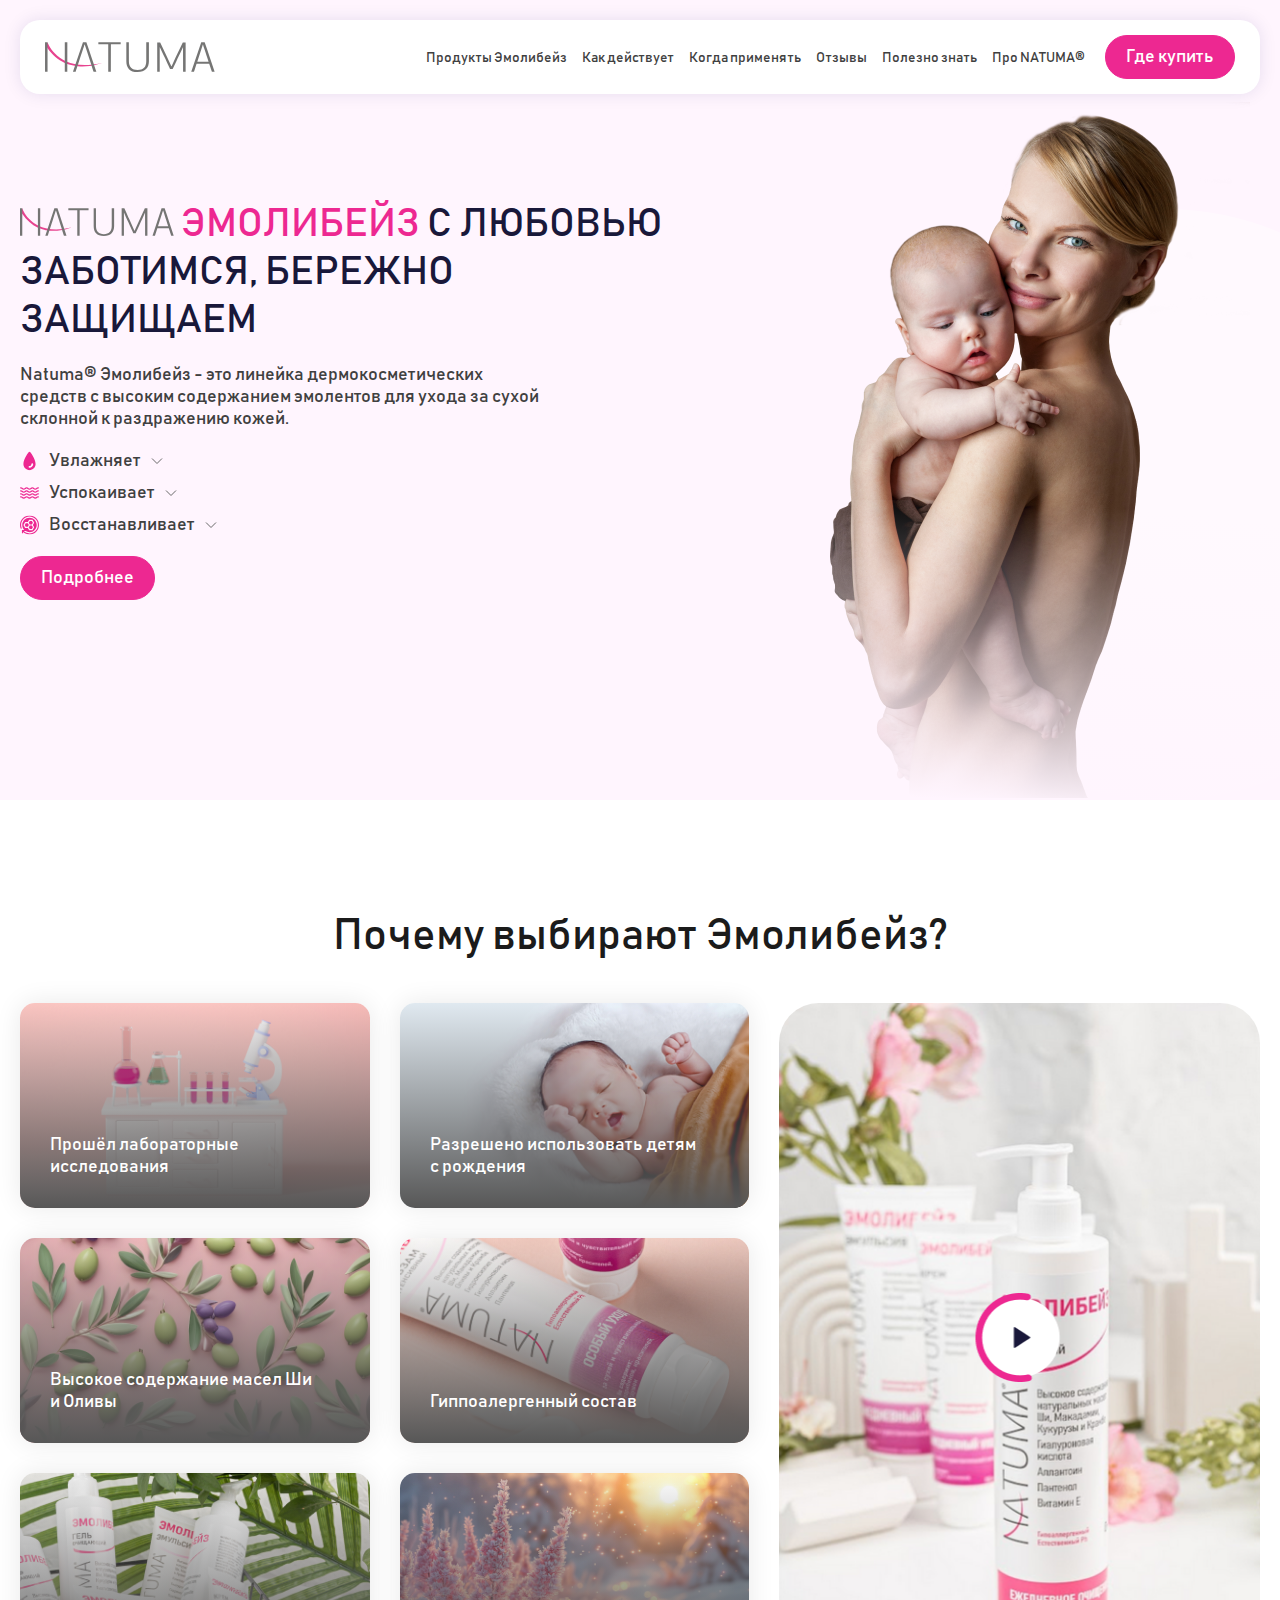
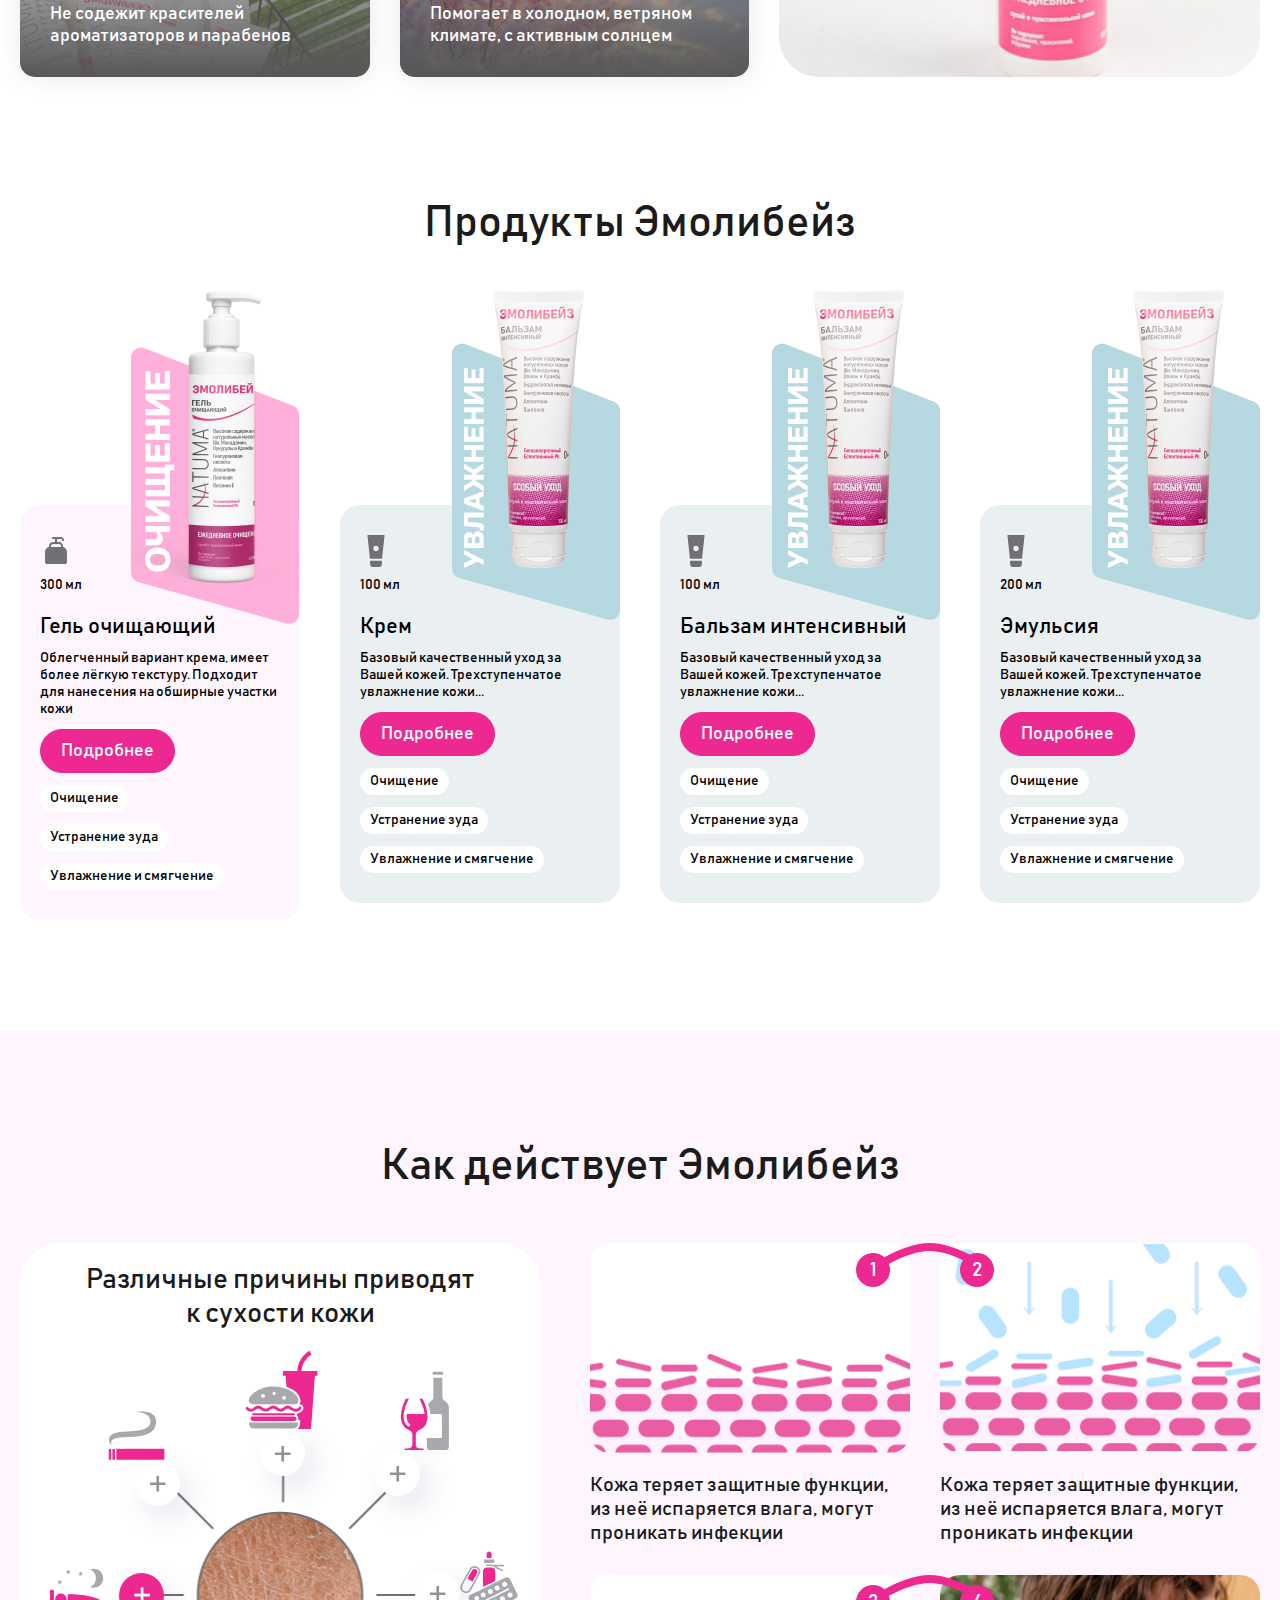
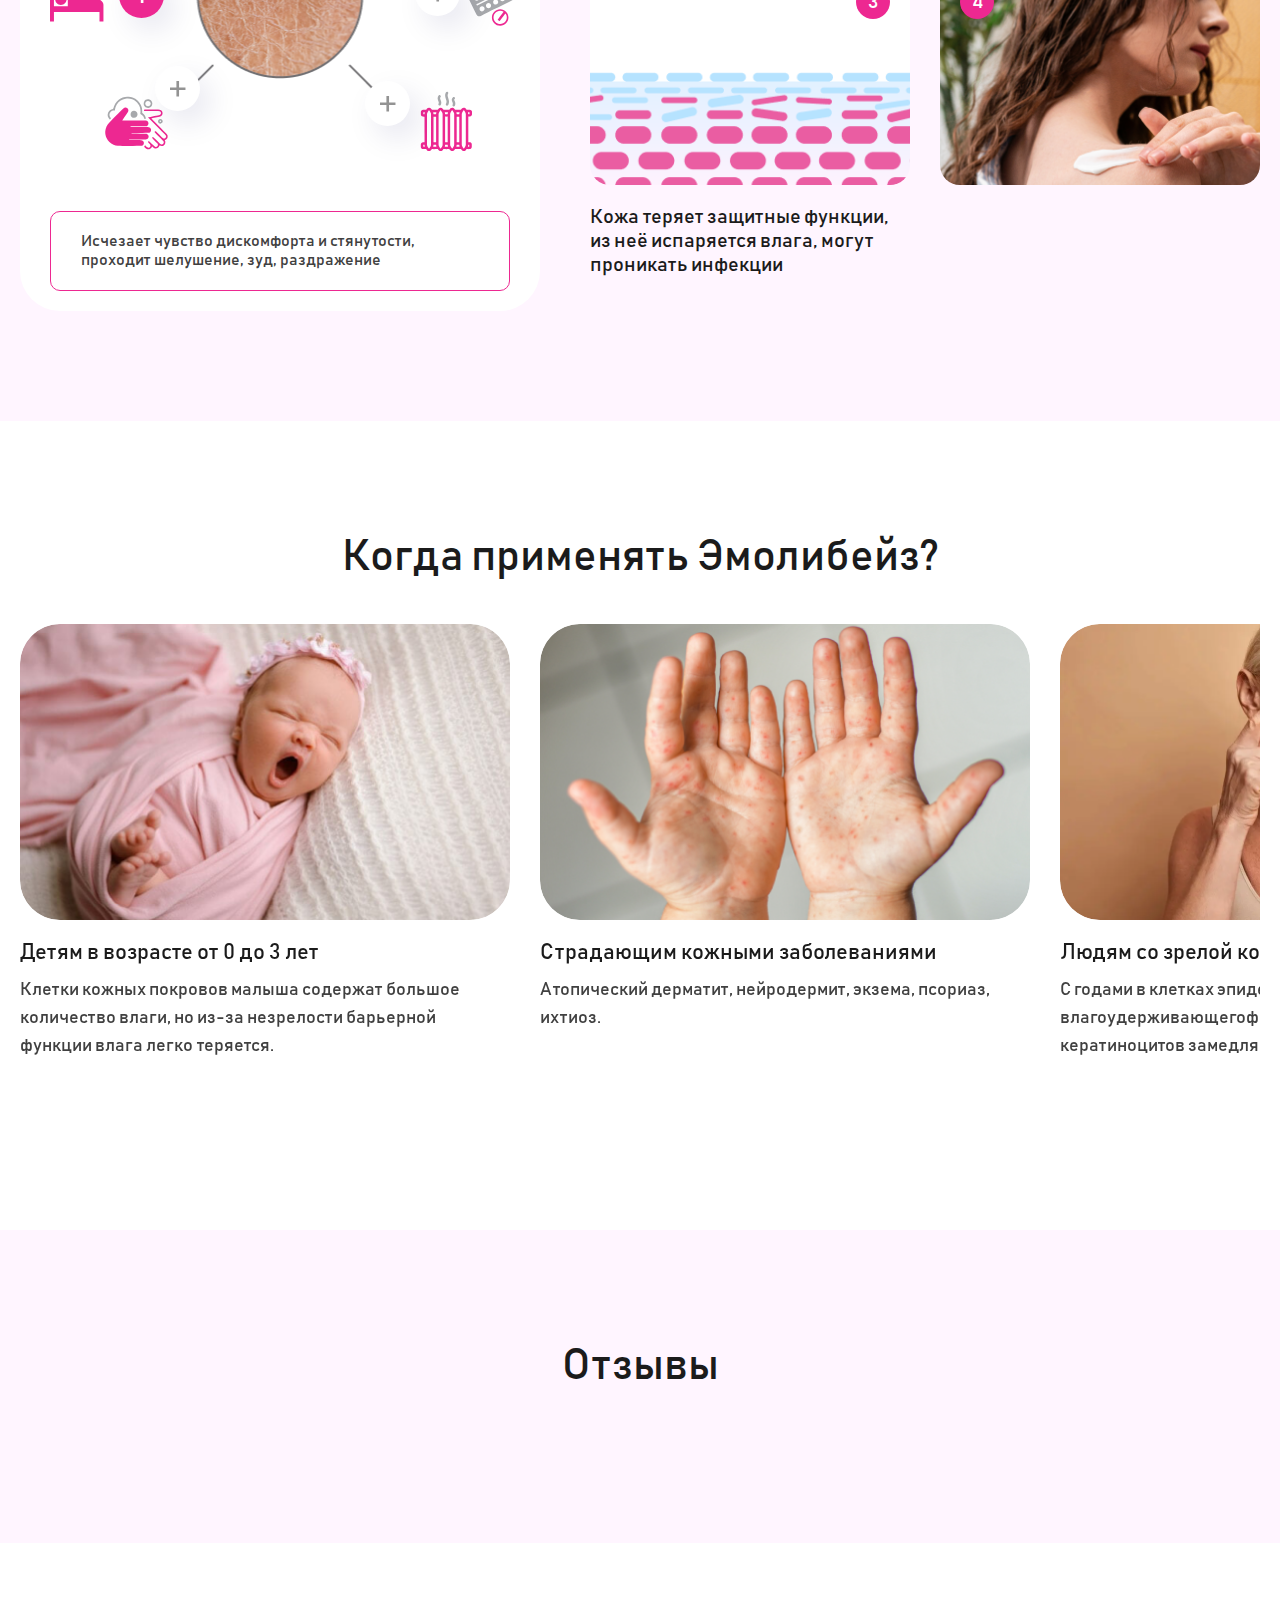
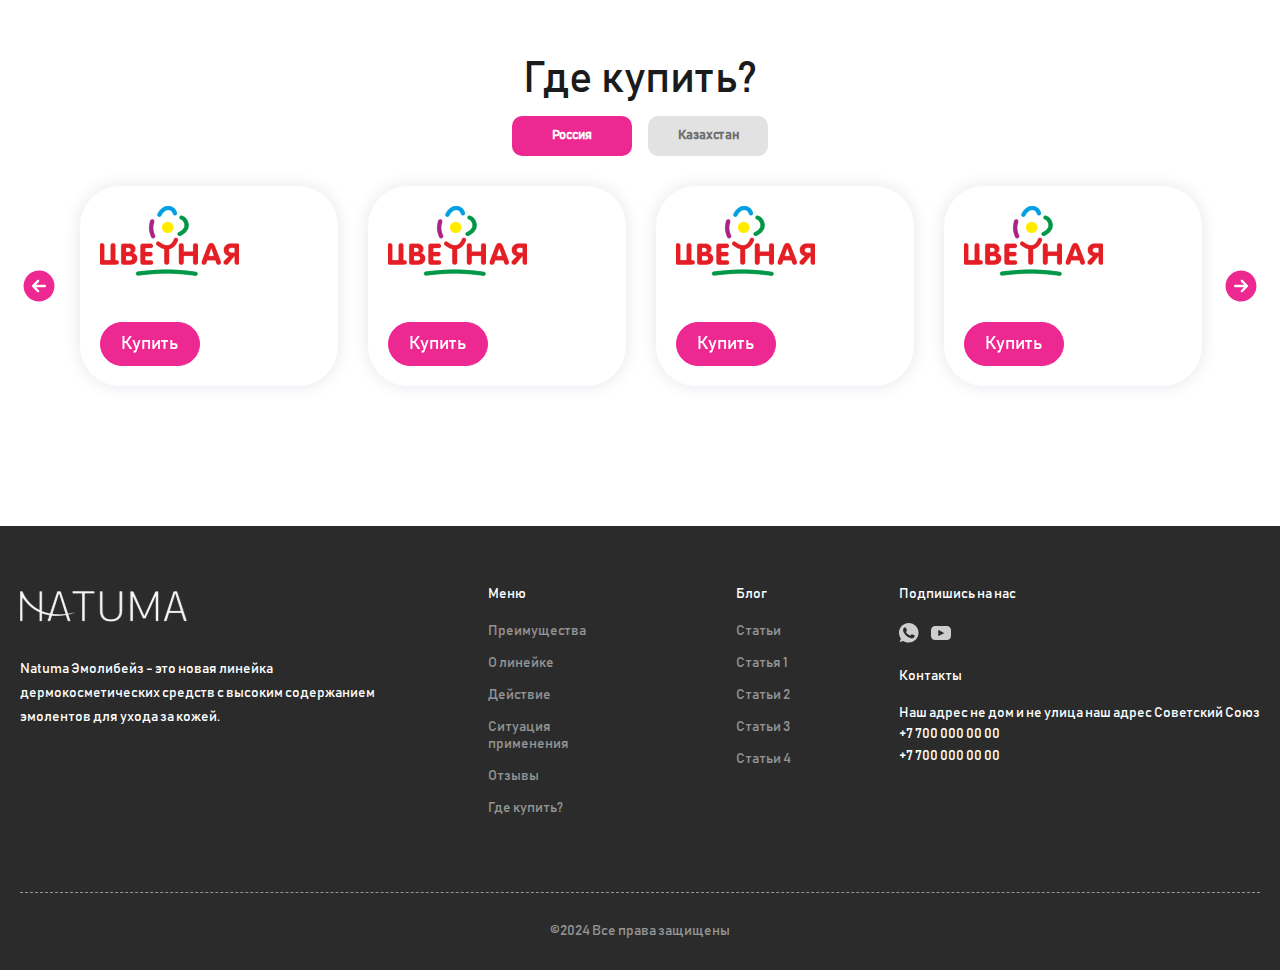
<file: index.html>
<!DOCTYPE html>
<html lang="ru" class="fixed">
  <head>
    <meta charset="UTF-8" />
    <meta http-equiv="X-UA-Compatible" content="IE=edge" />
    <meta name="viewport" content="width=device-width, initial-scale=1" />
    <meta http-equiv="x-ua-compatible" content="IE=edge" />
    <title>Natuma</title>
    <link rel="stylesheet" href="css/slick.css" />
    <link rel="stylesheet" href="css/slick-theme.css" />
    <link rel="stylesheet" href="css/select2.min.css" />
    <link rel="stylesheet" href="css/magnific-popup.css" />
    <link rel="stylesheet" href="css/style.css" />
  </head>

  <body>
    <header class="header shadow">
      <div class="wrapper">
        <div class="header-info">
          <a href="index.html" class="logo">
            <img src="img/logo.svg" alt="" />
          </a>
          <div class="menu-wrap">
            <ul class="main-menu">
              <li><a href="#emolybase">Продукты Эмолибейз</a></li>
              <li><a href="#how-works">Как действует</a></li>
              <li><a href="#info-wrap">Когда применять</a></li>
              <li><a href="#reviews">Отзывы</a></li>
              <li><a href="info1.html">Полезно знать</a></li>
              <li><a href="#">Про NATUMA®</a></li>
            </ul>
            <a href="#" class="pink-btn">Где купить</a>
          </div>
          <div class="drop-menu">
            <span class="line"></span>
            <span class="line"></span>
            <span class="line"></span>
          </div>
        </div>
      </div>
    </header>

    <div class="header-banner">
      <div class="wrapper">
        <div class="text-wrap">
          <h1>
            <img src="img/logo.svg" alt="" />
            <span class="pink-text">эмолибейз</span> <br />
            с любовью заботимся, бережно защищаем
          </h1>
          <p>
            Natuma® Эмолибейз - это линейка дермокосметических средств с высоким
            содержанием эмолентов для ухода за сухой склонной к раздражению
            кожей.
          </p>
          <div class="info-items">
            <div class="info-item">
              <button>
                <img src="img/info-icon1.svg" alt="" />
                <span> Увлажняет</span>
                <svg
                  width="12"
                  height="7"
                  viewBox="0 0 12 7"
                  fill="none"
                  xmlns="http://www.w3.org/2000/svg"
                >
                  <path d="M11 0.5L6 5.5L1 0.5" />
                </svg>
              </button>
              <p class="hide-text">
                Интенсивно увлажняет, смягчает и питает кожу
              </p>
            </div>
            <div class="info-item">
              <button>
                <img src="img/info-icon2.svg" alt="" />
                <span> Успокаивает</span>
                <svg
                  width="12"
                  height="7"
                  viewBox="0 0 12 7"
                  fill="none"
                  xmlns="http://www.w3.org/2000/svg"
                >
                  <path d="M11 0.5L6 5.5L1 0.5" stroke="#686868" />
                </svg>
              </button>
              <p class="hide-text">
                Успокаивает, помогает бороться с шелушением и раздражением
              </p>
            </div>
            <div class="info-item">
              <button>
                <img src="img/info-icon3.svg" alt="" />
                <span> Восстанавливает</span>
                <svg
                  width="12"
                  height="7"
                  viewBox="0 0 12 7"
                  fill="none"
                  xmlns="http://www.w3.org/2000/svg"
                >
                  <path d="M11 0.5L6 5.5L1 0.5" stroke="#686868" />
                </svg>
              </button>
              <p class="hide-text">Оказывает липидвосполняющее действие</p>
            </div>
          </div>
          <a href="#" class="pink-btn">Подробнее</a>
        </div>
        <div class="img-wrap">
          <img src="img/banner-img.png" alt="" />
        </div>
      </div>
    </div>

    <div class="choose">
      <div class="wrapper">
        <h2 class="main-title">Почему выбирают Эмолибейз?</h2>
        <div class="choose-wrap">
          <div class="choose-items">
            <div
              class="choose-item"
              style="background-image: url(img/choose-img1.png)"
            >
              <span>Прошёл лабораторные исследования</span>
            </div>
            <div
              class="choose-item"
              style="background-image: url(img/choose-img2.png)"
            >
              <span>Разрешено использовать детям с рождения</span>
            </div>
            <div
              class="choose-item"
              style="background-image: url(img/choose-img3.png)"
            >
              <span>Высокое содержание масел Ши и Оливы</span>
            </div>
            <div
              class="choose-item"
              style="background-image: url(img/choose-img4.png)"
            >
              <span>Гиппоалергенный состав</span>
            </div>
            <div
              class="choose-item"
              style="background-image: url(img/choose-img5.png)"
            >
              <span>Не содежит красителей ароматизаторов и парабенов</span>
            </div>
            <div
              class="choose-item"
              style="background-image: url(img/choose-img6.png)"
            >
              <span
                >Помогает в холодном, ветряном климате, с активным солнцем</span
              >
            </div>
          </div>
          <div class="video">
            <a href="#" class="play">
              <img src="img/play-icon.png" alt="" />
            </a>
          </div>
        </div>
      </div>
    </div>

    <div class="emolybase" id="emolybase">
      <div class="wrapper">
        <h2 class="main-title">Продукты Эмолибейз</h2>
        <div class="emolybase-items">
          <div class="emolybase-item pink">
            <div class="img-wrap">
              <img src="img/emolybase-img1.png" alt="" />
            </div>
            <div class="text-wrap">
              <div class="icon">
                <img src="img/emolybase-icon1.svg" alt="" />
                <span>300 мл</span>
              </div>
              <h4>Гель очищающий</h4>
              <p>
                Облегченный вариант крема, имеет более лёгкую текстуру. Подходит
                для нанесения на обширные участки кожи
              </p>
              <a href="#popup" class="pink-btn popup">Подробнее</a>
              <a href="#" class="white-btn">Очищение</a>
              <a href="#" class="white-btn">Устранение зуда</a>
              <a href="#" class="white-btn">Увлажнение и смягчение</a>
            </div>
          </div>
          <div class="emolybase-item">
            <div class="img-wrap">
              <img src="img/emolybase-img2.png" alt="" />
            </div>
            <div class="text-wrap">
              <div class="icon">
                <img src="img/emolybase-icon2.svg" alt="" />
                <span>100 мл</span>
              </div>
              <h4>Крем</h4>
              <p>
                Базовый качественный уход за Вашей кожей. Трехступенчатое
                увлажнение кожи...
              </p>
              <a href="#popup" class="pink-btn popup">Подробнее</a>
              <a href="#" class="white-btn">Очищение</a>
              <a href="#" class="white-btn">Устранение зуда</a>
              <a href="#" class="white-btn">Увлажнение и смягчение</a>
            </div>
          </div>
          <div class="emolybase-item">
            <div class="img-wrap">
              <img src="img/emolybase-img3.png" alt="" />
            </div>
            <div class="text-wrap">
              <div class="icon">
                <img src="img/emolybase-icon2.svg" alt="" />
                <span>100 мл</span>
              </div>
              <h4>Бальзам интенсивный</h4>
              <p>
                Базовый качественный уход за Вашей кожей. Трехступенчатое
                увлажнение кожи...
              </p>
              <a href="#popup" class="pink-btn popup">Подробнее</a>
              <a href="#" class="white-btn">Очищение</a>
              <a href="#" class="white-btn">Устранение зуда</a>
              <a href="#" class="white-btn">Увлажнение и смягчение</a>
            </div>
          </div>
          <div class="emolybase-item">
            <div class="img-wrap">
              <img src="img/emolybase-img4.png" alt="" />
            </div>
            <div class="text-wrap">
              <div class="icon">
                <img src="img/emolybase-icon2.svg" alt="" />
                <span>200 мл</span>
              </div>
              <h4>Эмульсия</h4>
              <p>
                Базовый качественный уход за Вашей кожей. Трехступенчатое
                увлажнение кожи...
              </p>
              <a href="#popup" class="pink-btn popup">Подробнее</a>
              <a href="#" class="white-btn">Очищение</a>
              <a href="#" class="white-btn">Устранение зуда</a>
              <a href="#" class="white-btn">Увлажнение и смягчение</a>
            </div>
          </div>
        </div>
      </div>
    </div>

    <div class="how-works" id="how-works">
      <div class="wrapper">
        <h2 class="main-title">Как действует Эмолибейз</h2>
        <div class="how-works-info">
          <div class="left">
            <h3>
              Различные причины приводят <br />
              к сухости кожи
            </h3>
            <div class="works-items">
              <div class="works-item active">
                <img src="img/works-icon1.svg" alt="" />
                <div class="circle active"></div>
              </div>
              <div class="works-item">
                <img src="img/works-icon2.svg" alt="" />
                <div class="circle"></div>
              </div>
              <div class="works-item">
                <img src="img/works-icon3.svg" alt="" />
                <div class="circle"></div>
              </div>
              <div class="works-item">
                <img src="img/works-icon4.svg" alt="" />
                <div class="circle"></div>
              </div>
              <div class="works-item">
                <img src="img/works-icon5.svg" alt="" />
                <div class="circle"></div>
              </div>
              <div class="works-item">
                <img src="img/works-icon6.svg" alt="" />
                <div class="circle"></div>
              </div>
              <div class="works-item">
                <img src="img/works-icon7.svg" alt="" />
                <div class="circle"></div>
              </div>
            </div>
            <div class="works-text">
              <p class="active">
                Исчезает чувство дискомфорта и стянутости, проходит шелушение,
                зуд, раздражение
              </p>
              <p>
                Исчезает чувство дискомфорта и стянутости, проходит шелушение,
                зуд, раздражение 2
              </p>
              <p>
                Исчезает чувство дискомфорта и стянутости, проходит шелушение,
                зуд, раздражение 3
              </p>
              <p>
                Исчезает чувство дискомфорта и стянутости, проходит шелушение,
                зуд, раздражение 4
              </p>
              <p>
                Исчезает чувство дискомфорта и стянутости, проходит шелушение,
                зуд, раздражение 5
              </p>
              <p>
                Исчезает чувство дискомфорта и стянутости, проходит шелушение,
                зуд, раздражение 6
              </p>
              <p>
                Исчезает чувство дискомфорта и стянутости, проходит шелушение,
                зуд, раздражение 7
              </p>
            </div>
          </div>
          <div class="right">
            <div class="how-items">
              <div class="how-item">
                <span class="number">1</span>
                <div
                  class="animate"
                  style="background-image: url(img/how-img1.png)"
                ></div>
                <p>
                  Кожа теряет защитные функции, из неё испаряется влага, могут
                  проникать инфекции
                </p>
              </div>
              <div class="how-item">
                <span class="number">2</span>
                <div
                  class="animate"
                  style="background-image: url(img/how-img2.png)"
                ></div>
                <p>
                  Кожа теряет защитные функции, из неё испаряется влага, могут
                  проникать инфекции
                </p>
              </div>
              <div class="how-item">
                <span class="number">3</span>
                <div
                  class="animate"
                  style="background-image: url(img/how-img3.png)"
                ></div>
                <p>
                  Кожа теряет защитные функции, из неё испаряется влага, могут
                  проникать инфекции
                </p>
              </div>
              <div class="how-item zoom">
                <span class="number">4</span>
                <div
                  class="animate"
                  style="background-image: url(img/how-img4.png)"
                ></div>
                <p></p>
              </div>
            </div>
          </div>
        </div>
      </div>
    </div>

    <div class="info-wrap" id="info-wrap">
      <div class="wrapper">
        <h2 class="main-title">Когда применять Эмолибейз?</h2>
      </div>
      <div class="info-slider-wrap">
        <div class="info-slider">
          <a href="#" class="item">
            <div class="img-wrap">
              <img src="img/info-img1.png" alt="" />
            </div>
            <span class="name">Детям в возрасте от 0 до 3 лет</span>
            <span class="text"
              >Клетки кожных покровов малыша содержат большое количество влаги,
              но из-за незрелости барьерной функции влага легко теряется.</span
            >
          </a>
          <a href="#" class="item">
            <div class="img-wrap">
              <img src="img/info-img2.png" alt="" />
            </div>
            <span class="name">Страдающим кожными заболеваниями</span>
            <span class="text"
              >Атопический дерматит, нейродермит, экзема, псориаз, ихтиоз.</span
            >
          </a>
          <a href="#" class="item">
            <div class="img-wrap">
              <img src="img/info-img3.png" alt="" />
            </div>
            <span class="name">Людям со зрелой кожей</span>
            <span class="text"
              >С годами в клетках эпидермиса снижается уровень
              влагоудерживающегофактора и липидов, темпы деления кератиноцитов
              замедляются.</span
            >
          </a>
          <a href="#" class="item">
            <div class="img-wrap">
              <img src="img/info-img1.png" alt="" />
            </div>
            <span class="name">Детям в возрасте от 0 до 3 лет</span>
            <span class="text"
              >Клетки кожных покровов малыша содержат большое количество влаги,
              но из-за незрелости барьерной функции влага легко теряется.</span
            >
          </a>
          <a href="#" class="item">
            <div class="img-wrap">
              <img src="img/info-img2.png" alt="" />
            </div>
            <span class="name">Страдающим кожными заболеваниями</span>
            <span class="text"
              >Атопический дерматит, нейродермит, экзема, псориаз, ихтиоз.</span
            >
          </a>
          <a href="#" class="item">
            <div class="img-wrap">
              <img src="img/info-img3.png" alt="" />
            </div>
            <span class="name">Людям со зрелой кожей</span>
            <span class="text"
              >С годами в клетках эпидермиса снижается уровень
              влагоудерживающегофактора и липидов, темпы деления кератиноцитов
              замедляются.</span
            >
          </a>
        </div>
      </div>
    </div>

    <div class="reviews" id="reviews">
      <div class="wrapper">
        <h2 class="main-title">Отзывы</h2>
      </div>
    </div>

    <div class="buy">
      <div class="wrapper">
        <h2 class="main-title">Где купить?</h2>
        <div class="buttons">
          <button type="button" class="active">Россия</button>
          <button type="button">Казахстан</button>
        </div>
        <div class="buy-slider-wrap">
          <div class="slider-navigation">
            <button type="button" class="slick-prev">
              <img src="img/slider-arrow.svg" alt="" />
            </button>
            <button type="button" class="slick-next">
              <img src="img/slider-arrow.svg" alt="" />
            </button>
          </div>
          <div class="buy-slider">
            <div class="item">
              <div class="img-wrap">
                <img src="img/buy-img.png" alt="" />
              </div>
              <a href="#" class="pink-btn">Купить</a>
            </div>
            <div class="item">
              <div class="img-wrap">
                <img src="img/buy-img.png" alt="" />
              </div>
              <a href="#" class="pink-btn">Купить</a>
            </div>
            <div class="item">
              <div class="img-wrap">
                <img src="img/buy-img.png" alt="" />
              </div>
              <a href="#" class="pink-btn">Купить</a>
            </div>
            <div class="item">
              <div class="img-wrap">
                <img src="img/buy-img.png" alt="" />
              </div>
              <a href="#" class="pink-btn">Купить</a>
            </div>
            <div class="item">
              <div class="img-wrap">
                <img src="img/buy-img.png" alt="" />
              </div>
              <a href="#" class="pink-btn">Купить</a>
            </div>
          </div>
        </div>
      </div>
    </div>

    <footer class="footer">
      <div class="wrapper">
        <div class="footer-top">
          <div class="logo-wrap">
            <a href="index.html" class="footer-logo">
              <img src="img/footer-logo.svg" alt="" />
            </a>
            <p>
              Natuma Эмолибейз - это новая линейка дермокосметических средств с
              высоким содержанием эмолентов для ухода за кожей.
            </p>
          </div>
          <div class="footer-info">
            <h3>Меню</h3>
            <div class="links">
              <a href="#">Преимущества</a>
              <a href="#">О линейке</a>
              <a href="#">Действие</a>
              <a href="#">Ситуация применения</a>
              <a href="#">Отзывы</a>
              <a href="#">Где купить?</a>
            </div>
          </div>
          <div class="footer-info">
            <h3>Блог</h3>
            <div class="links">
              <a href="#">Статьи</a>
              <a href="#">Статья 1</a>
              <a href="#">Статьи 2</a>
              <a href="#">Статьи 3</a>
              <a href="#">Статьи 4</a>
            </div>
          </div>
          <div class="footer-info">
            <h3>Подпишись на нас</h3>
            <ul class="social-menu">
              <li>
                <a href="#">
                  <svg
                    width="20"
                    height="20"
                    viewBox="0 0 20 20"
                    fill="none"
                    xmlns="http://www.w3.org/2000/svg"
                  >
                    <path
                      d="M9.77037 0H9.76548C4.37969 0 0 4.38091 0 9.76792C0 11.9047 0.688639 13.8851 1.85957 15.4931L0.642241 19.1219L4.39679 17.9217C5.94134 18.9449 7.78381 19.5358 9.77037 19.5358C15.1562 19.5358 19.5358 15.1537 19.5358 9.76792C19.5358 4.38214 15.1562 0 9.77037 0Z"
                    />
                    <path
                      d="M15.4531 13.7937C15.2175 14.4591 14.2822 15.011 13.5362 15.1722C13.0258 15.2809 12.3591 15.3676 10.1149 14.4372C7.24439 13.2479 5.39581 10.331 5.25174 10.1417C5.11377 9.95246 4.0918 8.59716 4.0918 7.19547C4.0918 5.79377 4.80363 5.11124 5.09057 4.8182C5.32622 4.57766 5.71571 4.46777 6.08934 4.46777C6.21022 4.46777 6.31888 4.47388 6.41656 4.47876C6.7035 4.49097 6.84757 4.50807 7.03683 4.96105C7.27248 5.52881 7.84634 6.93051 7.91472 7.07459C7.98431 7.21867 8.05391 7.41402 7.95623 7.60328C7.86466 7.79864 7.78407 7.88533 7.63999 8.05138C7.49592 8.21744 7.35917 8.34442 7.21509 8.52268C7.08322 8.67775 6.93426 8.8438 7.10032 9.13074C7.26637 9.41156 7.84024 10.3481 8.68516 11.1002C9.77551 12.0709 10.6595 12.381 10.9757 12.5129C11.2114 12.6106 11.4922 12.5874 11.6644 12.4042C11.8829 12.1686 12.1528 11.7778 12.4275 11.3932C12.6229 11.1173 12.8695 11.0831 13.1283 11.1808C13.3921 11.2724 14.7877 11.9622 15.0746 12.1051C15.3615 12.2491 15.5508 12.3175 15.6204 12.4384C15.6888 12.5593 15.6888 13.127 15.4531 13.7937Z"
                      fill="#2B2B2B"
                    />
                  </svg>
                </a>
              </li>
              <li>
                <a href="#">
                  <svg
                    width="20"
                    height="20"
                    viewBox="0 0 20 20"
                    fill="none"
                    xmlns="http://www.w3.org/2000/svg"
                  >
                    <g clip-path="url(#clip0_169_101)">
                      <path
                        d="M15.8463 2.92383H4.15374C1.85969 2.92383 0 4.78352 0 7.07757V12.9226C0 15.2166 1.85969 17.0763 4.15374 17.0763H15.8463C18.1403 17.0763 20 15.2166 20 12.9226V7.07757C20 4.78352 18.1403 2.92383 15.8463 2.92383ZM13.0371 10.2845L7.56814 12.8928C7.42241 12.9623 7.25408 12.8561 7.25408 12.6947V7.31488C7.25408 7.15115 7.42684 7.04503 7.57287 7.11905L13.0418 9.89045C13.2044 9.97284 13.2016 10.206 13.0371 10.2845Z"
                      />
                    </g>
                  </svg>
                </a>
              </li>
            </ul>
            <h4>Контакты</h4>
            <p class="text">
              Наш адрес не дом и не улица наш адрес Советский Союз
            </p>
            <a href="tel:+77000000000" class="link">+7 700 000 00 00</a>
            <a href="tel:+77000000000" class="link">+7 700 000 00 00</a>
          </div>
        </div>
        <p class="copyright">&copy;2024 Все права защищены</p>
      </div>
    </footer>

    <script src="js/jquery-3.4.1.min.js"></script>
    <script src="js/slick.min.js"></script>
    <script src="js/jquery.inputmask.bundle.min.js"></script>
    <script src="js/jquery.validate.js"></script>
    <script src="js/select2.min.js"></script>
    <script src="js/jquery.smooth-scroll.min.js"></script>
    <script src="js/jquery.magnific-popup.min.js"></script>
    <script src="js/script.js"></script>

    <div id="popup" class="mfp-hide white-popup mfp-with-anim">
      <div class="popup-body">
        <button title="Close (Esc)" type="button" class="mfp-close"></button>
        <div class="info">
          <h2>Название крема</h2>
          <p>
            С нами наши клиенты уверены в своем выборе, ведь мы постоянно
            контролируем ход строительства объектов наших Партнеров и
            актуализируем информацию на наших онлайн-каналах. Профессиональный
            подход и лучшие условия обеспечивают высокий уровень сервиса для
            наших клиентов. Более 30 000 клиентов доверяют нам и мы рады быть
          </p>
          <button type="button" class="pink-btn">Продолжить</button>
        </div>
      </div>
    </div>
  </body>
</html>
</file>
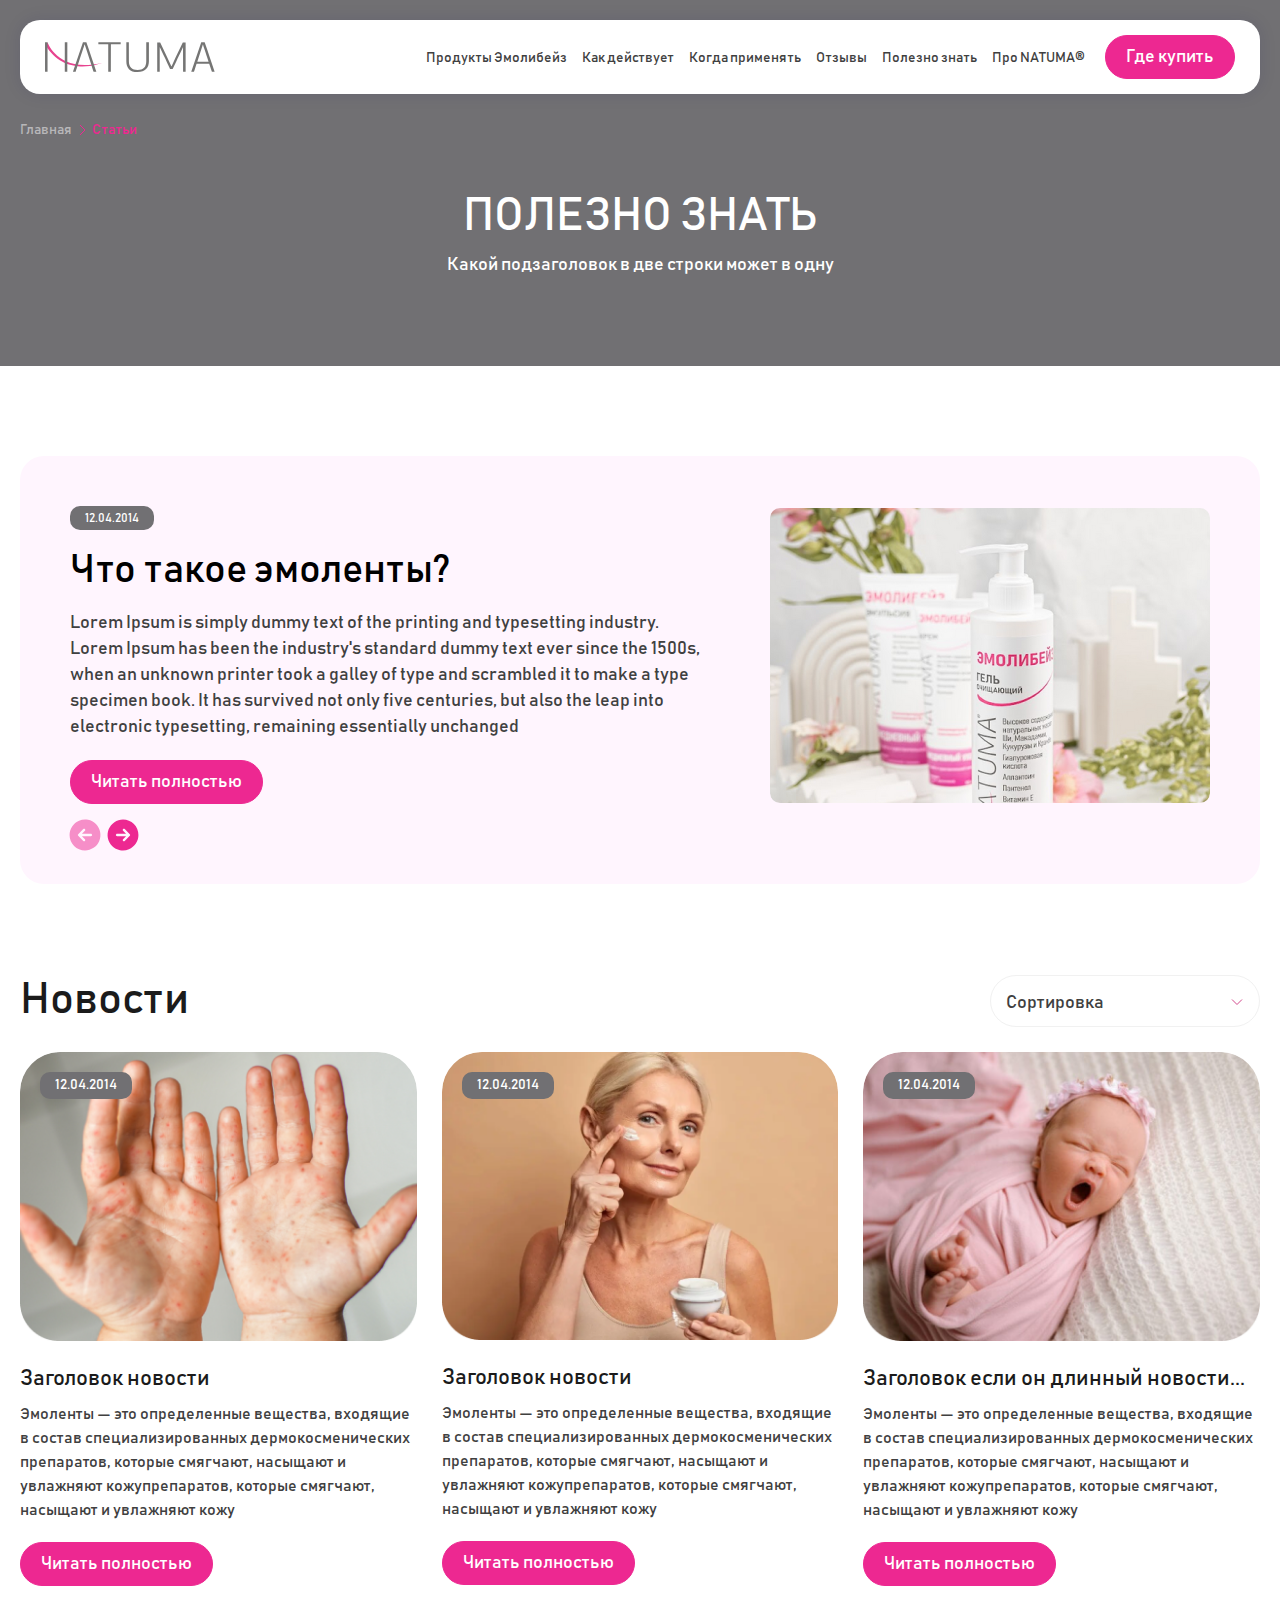
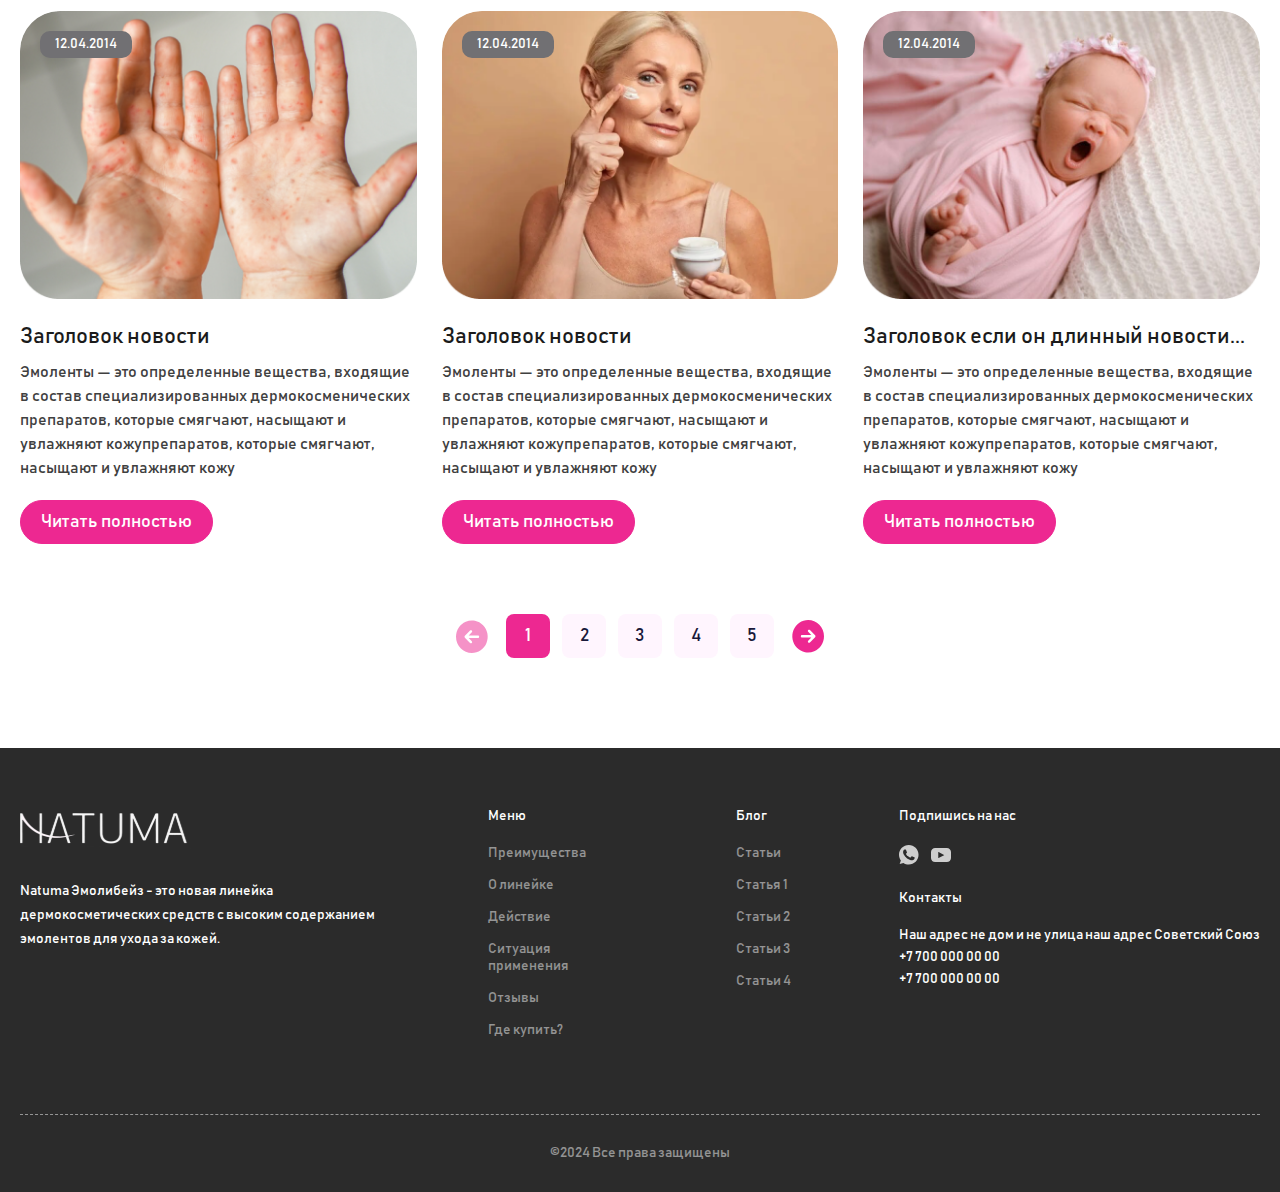
<file: info1.html>
<!DOCTYPE html>
<html lang="ru" class="fixed">
  <head>
    <meta charset="UTF-8" />
    <meta http-equiv="X-UA-Compatible" content="IE=edge" />
    <meta name="viewport" content="width=device-width, initial-scale=1" />
    <meta http-equiv="x-ua-compatible" content="IE=edge" />
    <title>Natuma</title>
    <link rel="stylesheet" href="css/slick.css" />
    <link rel="stylesheet" href="css/slick-theme.css" />
    <link rel="stylesheet" href="css/select2.min.css" />
    <link rel="stylesheet" href="css/magnific-popup.css" />
    <link rel="stylesheet" href="css/style.css" />
  </head>

  <body>
    <header class="header shadow">
      <div class="wrapper">
        <div class="header-info">
          <a href="index.html" class="logo">
            <img src="img/logo.svg" alt="" />
          </a>
          <div class="menu-wrap">
            <ul class="main-menu">
              <li><a href="#emolybase">Продукты Эмолибейз</a></li>
              <li><a href="#how-works">Как действует</a></li>
              <li><a href="#info-wrap">Когда применять</a></li>
              <li><a href="#reviews">Отзывы</a></li>
              <li><a href="info1.html">Полезно знать</a></li>
              <li><a href="#">Про NATUMA®</a></li>
            </ul>
            <a href="#" class="pink-btn">Где купить</a>
          </div>
          <div class="drop-menu">
            <span class="line"></span>
            <span class="line"></span>
            <span class="line"></span>
          </div>
        </div>
      </div>
    </header>

    <div class="articles-banner">
      <div class="wrapper">
        <ul class="breadcrumbs">
          <li><a href="#">Главная</a></li>
          <li><span>Статьи</span></li>
        </ul>
        <div class="info">
          <h1>Полезно знать</h1>
          <p>Какой подзаголовок в две строки может в одну</p>
        </div>
      </div>
    </div>

    <div class="blog-slider-wrap">
      <div class="wrapper">
        <div class="slider-navigation">
          <button type="button" class="slick-prev">
            <img src="img/slider-arrow.svg" alt="" />
          </button>
          <button type="button" class="slick-next">
            <img src="img/slider-arrow.svg" alt="" />
          </button>
        </div>
        <div class="blog-slider2">
          <div class="item">
            <div class="text-wrap">
              <time>12.04.2014</time>
              <h3>Что такое эмоленты?</h3>
              <p>
                Lorem Ipsum is simply dummy text of the printing and typesetting
                industry. Lorem Ipsum has been the industry's standard dummy
                text ever since the 1500s, when an unknown printer took a galley
                of type and scrambled it to make a type specimen book. It has
                survived not only five centuries, but also the leap into
                electronic typesetting, remaining essentially unchanged
              </p>
              <a href="#" class="pink-btn">Читать полностью</a>
            </div>
            <div class="img-wrap">
              <img src="img/articles-slider-img.png" alt="" />
            </div>
          </div>
          <div class="item">
            <div class="text-wrap">
              <time>12.04.2014</time>
              <h3>Что такое эмоленты? 2</h3>
              <p>
                Lorem Ipsum is simply dummy text of the printing and typesetting
                industry. Lorem Ipsum has been the industry's standard dummy
                text ever since the 1500s, when an unknown printer took a galley
                of type and scrambled it to make a type specimen book. It has
                survived not only five centuries, but also the leap into
                electronic typesetting, remaining essentially unchanged
              </p>
              <a href="#" class="pink-btn">Читать полностью 2</a>
            </div>
            <div class="img-wrap">
              <img src="img/articles-slider-img.png" alt="" />
            </div>
          </div>
          <div class="item">
            <div class="text-wrap">
              <time>12.04.2014</time>
              <h3>Что такое эмоленты? 3</h3>
              <p>
                Lorem Ipsum is simply dummy text of the printing and typesetting
                industry. Lorem Ipsum has been the industry's standard dummy
                text ever since the 1500s, when an unknown printer took a galley
                of type and scrambled it to make a type specimen book. It has
                survived not only five centuries, but also the leap into
                electronic typesetting, remaining essentially unchanged
              </p>
              <a href="#" class="pink-btn">Читать полностью 3</a>
            </div>
            <div class="img-wrap">
              <img src="img/articles-slider-img.png" alt="" />
            </div>
          </div>
        </div>
      </div>
    </div>

    <div class="articles-wrap">
      <div class="wrapper">
        <div class="title-wrap">
          <h2 class="main-title">Новости</h2>
          <div class="select-wrap">
            <select>
              <option value="1">Сортировка</option>
              <option value="2">По дате (сначала новые)</option>
              <option value="3">По дате (сначала старые)</option>
              <option value="4">По названию</option>
            </select>
          </div>
        </div>
        <div class="articles-items">
          <div class="articles-item">
            <div class="img-wrap">
              <img src="img/articles-img1.png" alt="" />
              <div class="date">12.04.2014</div>
            </div>
            <span class="name">Заголовок новости</span>
            <span class="text"
              >Эмоленты — это определенные вещества, входящие в состав
              специализированных дермокосменических препаратов, которые
              смягчают, насыщают и увлажняют кожупрепаратов, которые смягчают,
              насыщают и увлажняют кожу</span
            >
            <a href="info2.html" class="pink-btn">Читать полностью</a>
          </div>
          <div class="articles-item">
            <div class="img-wrap">
              <img src="img/articles-img2.png" alt="" />
              <div class="date">12.04.2014</div>
            </div>
            <span class="name">Заголовок новости</span>
            <span class="text"
              >Эмоленты — это определенные вещества, входящие в состав
              специализированных дермокосменических препаратов, которые
              смягчают, насыщают и увлажняют кожупрепаратов, которые смягчают,
              насыщают и увлажняют кожу</span
            >
            <a href="info2.html" class="pink-btn">Читать полностью</a>
          </div>
          <div class="articles-item">
            <div class="img-wrap">
              <img src="img/articles-img3.png" alt="" />
              <div class="date">12.04.2014</div>
            </div>
            <span class="name">Заголовок если он длинный новости...</span>
            <span class="text"
              >Эмоленты — это определенные вещества, входящие в состав
              специализированных дермокосменических препаратов, которые
              смягчают, насыщают и увлажняют кожупрепаратов, которые смягчают,
              насыщают и увлажняют кожу</span
            >
            <a href="info2.html" class="pink-btn">Читать полностью</a>
          </div>
          <div class="articles-item">
            <div class="img-wrap">
              <img src="img/articles-img1.png" alt="" />
              <div class="date">12.04.2014</div>
            </div>
            <span class="name">Заголовок новости</span>
            <span class="text"
              >Эмоленты — это определенные вещества, входящие в состав
              специализированных дермокосменических препаратов, которые
              смягчают, насыщают и увлажняют кожупрепаратов, которые смягчают,
              насыщают и увлажняют кожу</span
            >
            <a href="info2.html" class="pink-btn">Читать полностью</a>
          </div>
          <div class="articles-item">
            <div class="img-wrap">
              <img src="img/articles-img2.png" alt="" />
              <div class="date">12.04.2014</div>
            </div>
            <span class="name">Заголовок новости</span>
            <span class="text"
              >Эмоленты — это определенные вещества, входящие в состав
              специализированных дермокосменических препаратов, которые
              смягчают, насыщают и увлажняют кожупрепаратов, которые смягчают,
              насыщают и увлажняют кожу</span
            >
            <a href="info2.html" class="pink-btn">Читать полностью</a>
          </div>
          <div class="articles-item">
            <div class="img-wrap">
              <img src="img/articles-img3.png" alt="" />
              <div class="date">12.04.2014</div>
            </div>
            <span class="name">Заголовок если он длинный новости...</span>
            <span class="text"
              >Эмоленты — это определенные вещества, входящие в состав
              специализированных дермокосменических препаратов, которые
              смягчают, насыщают и увлажняют кожупрепаратов, которые смягчают,
              насыщают и увлажняют кожу</span
            >
            <a href="info2.html" class="pink-btn">Читать полностью</a>
          </div>
        </div>
        <div class="pagination">
          <button type="button" class="left active">
            <img src="img/pagination-arrow.svg" alt="" />
          </button>
          <div class="numbers">
            <button type="button" class="number active">1</button>
            <button type="button" class="number">2</button>
            <button type="button" class="number">3</button>
            <button type="button" class="number">4</button>
            <button type="button" class="number">5</button>
          </div>
          <button type="button" class="right">
            <img src="img/pagination-arrow.svg" alt="" />
          </button>
        </div>
      </div>
    </div>

    <footer class="footer">
      <div class="wrapper">
        <div class="footer-top">
          <div class="logo-wrap">
            <a href="index.html" class="footer-logo">
              <img src="img/footer-logo.svg" alt="" />
            </a>
            <p>
              Natuma Эмолибейз - это новая линейка дермокосметических средств с
              высоким содержанием эмолентов для ухода за кожей.
            </p>
          </div>
          <div class="footer-info">
            <h3>Меню</h3>
            <div class="links">
              <a href="#">Преимущества</a>
              <a href="#">О линейке</a>
              <a href="#">Действие</a>
              <a href="#">Ситуация применения</a>
              <a href="#">Отзывы</a>
              <a href="#">Где купить?</a>
            </div>
          </div>
          <div class="footer-info">
            <h3>Блог</h3>
            <div class="links">
              <a href="#">Статьи</a>
              <a href="#">Статья 1</a>
              <a href="#">Статьи 2</a>
              <a href="#">Статьи 3</a>
              <a href="#">Статьи 4</a>
            </div>
          </div>
          <div class="footer-info">
            <h3>Подпишись на нас</h3>
            <ul class="social-menu">
              <li>
                <a href="#">
                  <img src="img/soc-icon1.svg" alt="" />
                </a>
              </li>
              <li>
                <a href="#">
                  <img src="img/soc-icon2.svg" alt="" />
                </a>
              </li>
            </ul>
            <h4>Контакты</h4>
            <p class="text">
              Наш адрес не дом и не улица наш адрес Советский Союз
            </p>
            <a href="tel:+77000000000" class="link">+7 700 000 00 00</a>
            <a href="tel:+77000000000" class="link">+7 700 000 00 00</a>
          </div>
        </div>
        <p class="copyright">&copy;2024 Все права защищены</p>
      </div>
    </footer>

    <script src="js/jquery-3.4.1.min.js"></script>
    <script src="js/slick.min.js"></script>
    <script src="js/jquery.inputmask.bundle.min.js"></script>
    <script src="js/jquery.validate.js"></script>
    <script src="js/select2.min.js"></script>
    <script src="js/jquery.magnific-popup.min.js"></script>
    <script src="js/jquery.smooth-scroll.min.js"></script>
    <script src="js/script.js"></script>
  </body>
</html>
</file>
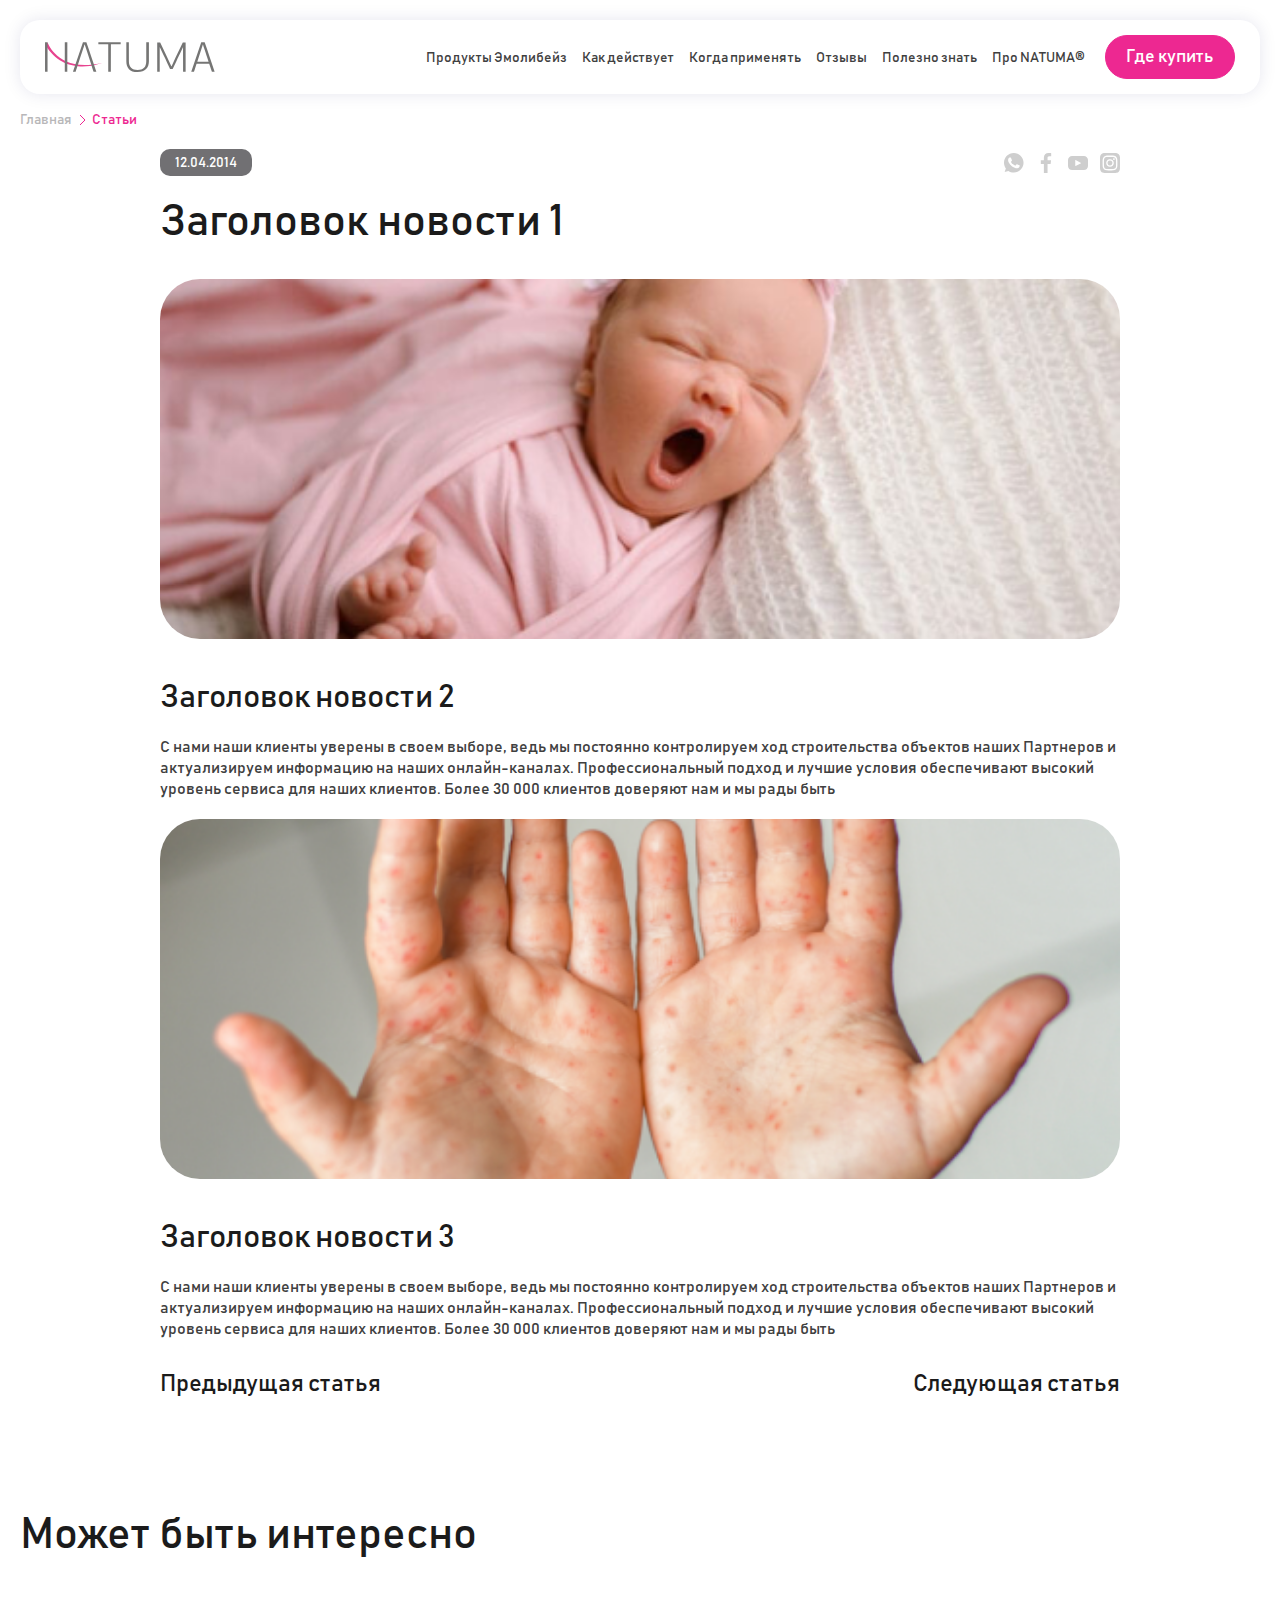
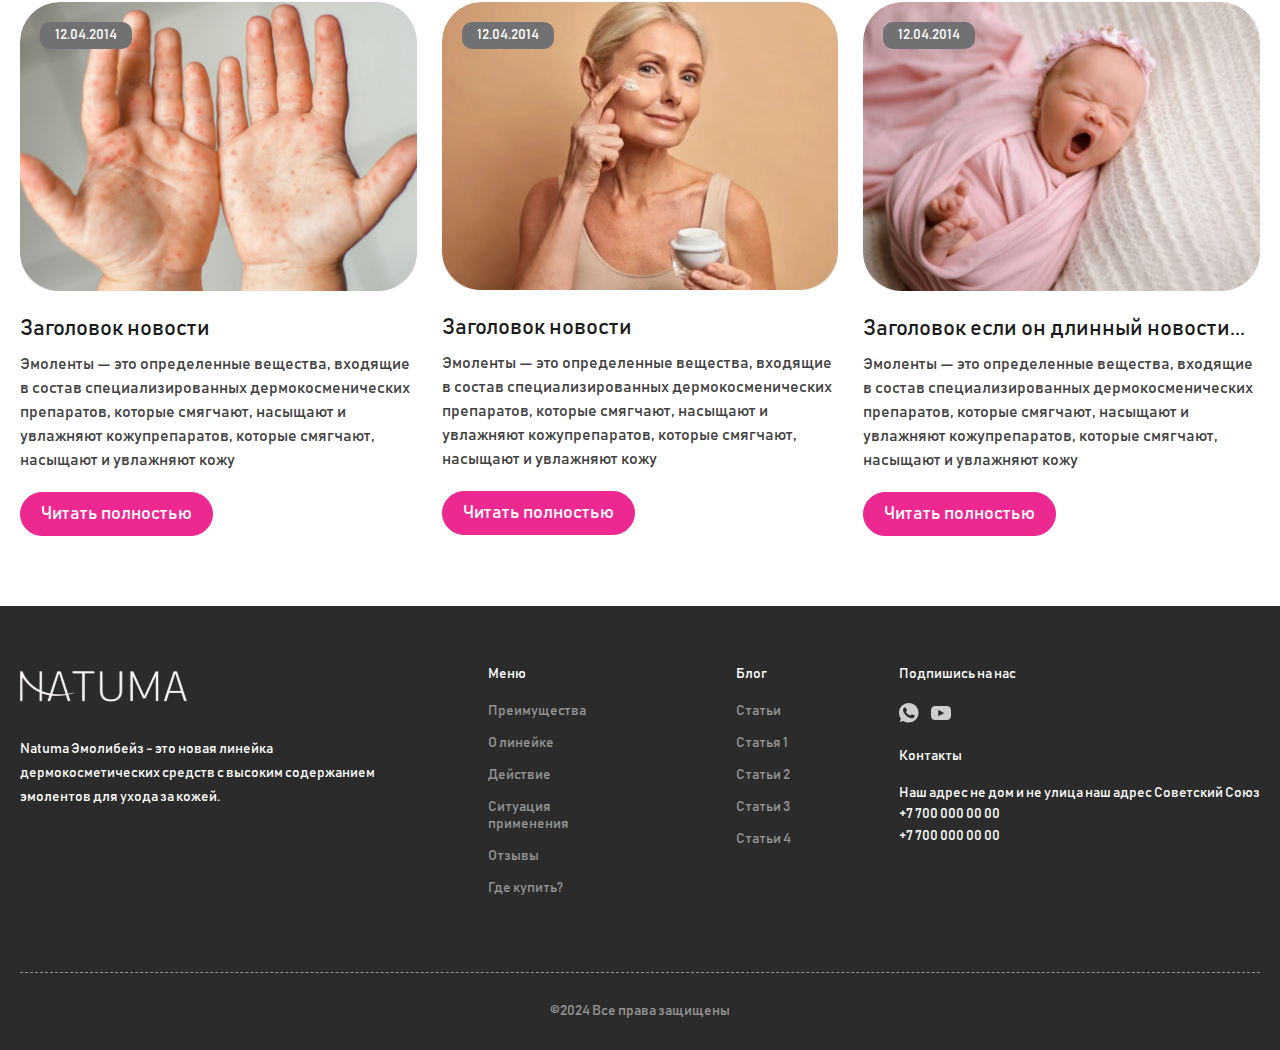
<file: info2.html>
<!DOCTYPE html>
<html lang="ru" class="fixed">
  <head>
    <meta charset="UTF-8" />
    <meta http-equiv="X-UA-Compatible" content="IE=edge" />
    <meta name="viewport" content="width=device-width, initial-scale=1" />
    <meta http-equiv="x-ua-compatible" content="IE=edge" />
    <title>Natuma</title>
    <link rel="stylesheet" href="css/slick.css" />
    <link rel="stylesheet" href="css/slick-theme.css" />
    <link rel="stylesheet" href="css/select2.min.css" />
    <link rel="stylesheet" href="css/magnific-popup.css" />
    <link rel="stylesheet" href="css/style.css" />
  </head>

  <body>
    <header class="header shadow">
      <div class="wrapper">
        <div class="header-info">
          <a href="index.html" class="logo">
            <img src="img/logo.svg" alt="" />
          </a>
          <div class="menu-wrap">
            <ul class="main-menu">
              <li><a href="#emolybase">Продукты Эмолибейз</a></li>
              <li><a href="#how-works">Как действует</a></li>
              <li><a href="#info-wrap">Когда применять</a></li>
              <li><a href="#reviews">Отзывы</a></li>
              <li><a href="info1.html">Полезно знать</a></li>
              <li><a href="#">Про NATUMA®</a></li>
            </ul>
            <a href="#" class="pink-btn">Где купить</a>
          </div>
          <div class="drop-menu">
            <span class="line"></span>
            <span class="line"></span>
            <span class="line"></span>
          </div>
        </div>
      </div>
    </header>

    <div class="news">
      <div class="wrapper">
        <ul class="breadcrumbs">
          <li><a href="#">Главная</a></li>
          <li><span>Статьи</span></li>
        </ul>
        <div class="news-info">
          <div class="top">
            <div class="date">12.04.2014</div>
            <div class="social-links">
              <a href="#"><img src="img/soc-icon11.svg" alt="" /></a>
              <a href="#"><img src="img/soc-icon22.svg" alt="" /></a>
              <a href="#"><img src="img/soc-icon3.svg" alt="" /></a>
              <a href="#"><img src="img/soc-icon4.svg" alt="" /></a>
            </div>
          </div>
          <h1>Заголовок новости 1</h1>
          <div class="img-wrap"><img src="img/info-img1.png" alt="" /></div>
          <h2>Заголовок новости 2</h2>
          <p>
            С нами наши клиенты уверены в своем выборе, ведь мы постоянно
            контролируем ход строительства объектов наших Партнеров и
            актуализируем информацию на наших онлайн-каналах. Профессиональный
            подход и лучшие условия обеспечивают высокий уровень сервиса для
            наших клиентов. Более 30 000 клиентов доверяют нам и мы рады быть
          </p>
          <div class="img-wrap"><img src="img/info-img2.png" alt="" /></div>
          <h2>Заголовок новости 3</h2>
          <p>
            С нами наши клиенты уверены в своем выборе, ведь мы постоянно
            контролируем ход строительства объектов наших Партнеров и
            актуализируем информацию на наших онлайн-каналах. Профессиональный
            подход и лучшие условия обеспечивают высокий уровень сервиса для
            наших клиентов. Более 30 000 клиентов доверяют нам и мы рады быть
          </p>
          <div class="buttons">
            <button type="button">Предыдущая статья</button>
            <button type="button">Следующая статья</button>
          </div>
        </div>
      </div>
    </div>

    <div class="articles-wrap2">
      <div class="wrapper">
        <h2 class="main-title">Может быть интересно</h2>
        <div class="articles-items">
          <div class="articles-item">
            <div class="img-wrap">
              <img src="img/articles-img1.png" alt="" />
              <div class="date">12.04.2014</div>
            </div>
            <span class="name">Заголовок новости</span>
            <span class="text"
              >Эмоленты — это определенные вещества, входящие в состав
              специализированных дермокосменических препаратов, которые
              смягчают, насыщают и увлажняют кожупрепаратов, которые смягчают,
              насыщают и увлажняют кожу</span
            >
            <a href="#" class="pink-btn">Читать полностью</a>
          </div>
          <div class="articles-item">
            <div class="img-wrap">
              <img src="img/articles-img2.png" alt="" />
              <div class="date">12.04.2014</div>
            </div>
            <span class="name">Заголовок новости</span>
            <span class="text"
              >Эмоленты — это определенные вещества, входящие в состав
              специализированных дермокосменических препаратов, которые
              смягчают, насыщают и увлажняют кожупрепаратов, которые смягчают,
              насыщают и увлажняют кожу</span
            >
            <a href="#" class="pink-btn">Читать полностью</a>
          </div>
          <div class="articles-item">
            <div class="img-wrap">
              <img src="img/articles-img3.png" alt="" />
              <div class="date">12.04.2014</div>
            </div>
            <span class="name">Заголовок если он длинный новости...</span>
            <span class="text"
              >Эмоленты — это определенные вещества, входящие в состав
              специализированных дермокосменических препаратов, которые
              смягчают, насыщают и увлажняют кожупрепаратов, которые смягчают,
              насыщают и увлажняют кожу</span
            >
            <a href="#" class="pink-btn">Читать полностью</a>
          </div>
        </div>
      </div>
    </div>

    <footer class="footer">
      <div class="wrapper">
        <div class="footer-top">
          <div class="logo-wrap">
            <a href="index.html" class="footer-logo">
              <img src="img/footer-logo.svg" alt="" />
            </a>
            <p>
              Natuma Эмолибейз - это новая линейка дермокосметических средств с
              высоким содержанием эмолентов для ухода за кожей.
            </p>
          </div>
          <div class="footer-info">
            <h3>Меню</h3>
            <div class="links">
              <a href="#">Преимущества</a>
              <a href="#">О линейке</a>
              <a href="#">Действие</a>
              <a href="#">Ситуация применения</a>
              <a href="#">Отзывы</a>
              <a href="#">Где купить?</a>
            </div>
          </div>
          <div class="footer-info">
            <h3>Блог</h3>
            <div class="links">
              <a href="#">Статьи</a>
              <a href="#">Статья 1</a>
              <a href="#">Статьи 2</a>
              <a href="#">Статьи 3</a>
              <a href="#">Статьи 4</a>
            </div>
          </div>
          <div class="footer-info">
            <h3>Подпишись на нас</h3>
            <ul class="social-menu">
              <li>
                <a href="#">
                  <img src="img/soc-icon1.svg" alt="" />
                </a>
              </li>
              <li>
                <a href="#">
                  <img src="img/soc-icon2.svg" alt="" />
                </a>
              </li>
            </ul>
            <h4>Контакты</h4>
            <p class="text">
              Наш адрес не дом и не улица наш адрес Советский Союз
            </p>
            <a href="tel:+77000000000" class="link">+7 700 000 00 00</a>
            <a href="tel:+77000000000" class="link">+7 700 000 00 00</a>
          </div>
        </div>
        <p class="copyright">&copy;2024 Все права защищены</p>
      </div>
    </footer>

    <script src="js/jquery-3.4.1.min.js"></script>
    <script src="js/slick.min.js"></script>
    <script src="js/jquery.inputmask.bundle.min.js"></script>
    <script src="js/jquery.validate.js"></script>
    <script src="js/select2.min.js"></script>
    <script src="js/jquery.magnific-popup.min.js"></script>
    <script src="js/jquery.smooth-scroll.min.js"></script>
    <script src="js/script.js"></script>
  </body>
</html>
</file>
<file: css/style.css>
body,
html {
  overflow-x: hidden;
  font-family: "Bahnschrift";
}
body.overflow,
html.overflow {
  overflow: hidden !important;
}

body {
  display: -webkit-box;
  display: -ms-flexbox;
  display: flex;
  -webkit-box-orient: vertical;
  -webkit-box-direction: normal;
  -ms-flex-direction: column;
  flex-direction: column;
  -webkit-box-pack: justify;
  -ms-flex-pack: justify;
  justify-content: space-between;
  min-height: 100vh;
}

* {
  box-sizing: border-box;
  margin: 0;
  padding: 0;
  font-family: "Bahnschrift";
}

input,
textarea {
  border: none;
}
input:focus,
textarea:focus {
  outline: none;
}

input::-webkit-outer-spin-button,
input::-webkit-inner-spin-button {
  -webkit-appearance: none;
  margin: 0;
}

input[type=number] {
  -moz-appearance: textfield;
}

button {
  cursor: pointer;
  border: none;
  transition: 0.3s;
  background: none;
}
button:focus {
  outline: none;
  border: none;
}

ul {
  list-style-type: none;
  margin: 0;
  padding: 0;
}

a {
  text-decoration: none;
  transition: 0.3s;
  display: inline-block;
}
a:hover {
  text-decoration: none;
}
a:focus {
  outline: none;
}

.wrapper {
  max-width: 1320px;
  width: 100%;
  margin: 0 auto;
  padding: 0 20px;
}

.pink-btn {
  background: #ed2891;
  border-radius: 30px;
  font-size: 18px;
  color: white;
  padding: 10px 20px;
  border: 1px solid #ed2891;
}
.pink-btn:hover {
  color: #ed2891;
  background: white;
}

.main-title {
  font-size: 44px;
  font-weight: 400;
  color: #1b1b1b;
  text-align: center;
  margin-bottom: 40px;
}
@media (max-width: 767px) {
  .main-title {
    margin-bottom: 20px;
    font-size: 30px;
  }
}

.drop-menu {
  -webkit-box-orient: vertical;
  -webkit-box-direction: normal;
  -ms-flex-direction: column;
  flex-direction: column;
  -webkit-box-pack: center;
  -ms-flex-pack: center;
  justify-content: center;
  cursor: pointer;
  display: none;
}
@media (max-width: 1200px) {
  .drop-menu {
    display: -webkit-box;
    display: -ms-flexbox;
    display: flex;
  }
}
.drop-menu .line {
  width: 30px;
  height: 2px;
  background-color: #605959;
  display: block;
  margin: 3px auto;
  -webkit-transition: all 0.2s ease-in-out;
  -o-transition: all 0.2s ease-in-out;
  transition: all 0.2s ease-in-out;
}

.drop-menu.is-active .line:nth-child(3) {
  opacity: 0;
}

.drop-menu.is-active .line:nth-child(1) {
  -webkit-transform: translateY(9px) rotate(45deg);
  -ms-transform: translateY(9px) rotate(45deg);
  -o-transform: translateY(9px) rotate(45deg);
  transform: translateY(9px) rotate(45deg);
}

.drop-menu.is-active .line:nth-child(2) {
  -webkit-transform: translateY(1px) rotate(-45deg);
  -ms-transform: translateY(1px) rotate(-45deg);
  -o-transform: translateY(1px) rotate(-45deg);
  transform: translateY(1px) rotate(-45deg);
}

.select-wrap {
  position: relative;
  min-width: 270px;
}
.select-wrap select {
  display: none;
}
.select-wrap .select2 {
  position: relative;
  width: 100% !important;
  height: 100%;
}
.select-wrap .select2 .selection {
  width: 100%;
}
.select-wrap .select2-container--default .select2-selection--single {
  background-color: transparent;
  text-align: left;
  border: none;
  padding: 0;
  background: #fff;
  transition: 0.3s;
  height: 100%;
  border: 1px solid #f1f1f1;
  border-radius: 30px;
}
.select-wrap .select2-container--default .select2-selection--single:focus {
  outline: none;
}
.select-wrap .select2-container .select2-selection--single .select2-selection__rendered {
  font-size: 18px;
  padding: 10px 15px;
  height: 50px;
  line-height: 35px;
  font-weight: 300;
  color: #404040;
  transition: 0.3s;
}
@media (max-width: 767px) {
  .select-wrap .select2-container .select2-selection--single .select2-selection__rendered {
    line-height: inherit;
    display: -webkit-box;
    display: -ms-flexbox;
    display: flex;
    -webkit-box-align: center;
    -ms-flex-align: center;
    align-items: center;
  }
}
.select-wrap .select2-selection__arrow {
  width: 16px !important;
  height: 16px !important;
  top: 53% !important;
  right: 15px !important;
  transform: translateY(-50%);
  z-index: 1 !important;
  background-color: transparent;
}
.select-wrap .select2-selection__arrow b {
  background: url(../img/select-arrow.svg) no-repeat center center;
  width: 16px !important;
  height: 16px !important;
  border: none !important;
  transition: 0.2s;
  margin-top: -8px !important;
  margin-left: -8px !important;
}
.select-wrap .select2-container--default.select2-container--open .select2-selection--single .select2-selection__arrow b {
  transform: rotate(180deg);
}
.select-wrap.style2 {
  background: transparent;
  height: auto;
  min-width: 95px;
}
.select-wrap.style2 .select2-container--default .select2-selection--single {
  background: transparent;
}
.select-wrap.style2 .select2-container .select2-selection--single .select2-selection__rendered {
  padding: 0;
  padding-right: 20px;
  height: auto;
  line-height: inherit;
}
.select-wrap.style2 .select2-selection__arrow {
  right: 20px !important;
}

.select2-dropdown {
  border: none !important;
  font-size: 16px !important;
}

.select2-container--default .select2-results__option[aria-selected=true] {
  background: white;
  color: #4f4f4f;
  font-size: 16px !important;
  font-weight: 400;
  transition: 0.3s;
}

.select2-container--default .select2-results__option--highlighted[aria-selected] {
  font-size: 16px;
  background: white;
  color: #d3498d;
  font-weight: 400;
  transition: 0.3s;
}

.select2-search--dropdown {
  padding: 0;
}

.select2-container--open .select2-dropdown {
  bottom: 0 !important;
  top: 100%;
  transition: 0s;
}

.select2-results__options {
  border: none;
  max-height: inherit !important;
  background: white;
  border-radius: 10px;
  padding: 15px 0;
  margin-top: 10px;
  transition: 0s;
  min-width: 100%;
  width: max-content;
  box-shadow: 1px 1px 20px 0px rgba(0, 0, 0, 0.11);
  -webkit-box-shadow: 1px 1px 20px 0px rgba(0, 0, 0, 0.11);
  -moz-box-shadow: 1px 1px 20px 0px rgba(0, 0, 0, 0.11);
}

.select2-results__option {
  font-size: 16px;
  background: #fff;
  white-space: nowrap;
  display: -webkit-box;
  display: -ms-flexbox;
  display: flex;
  -webkit-box-align: center;
  -ms-flex-align: center;
  align-items: center;
  padding: 0 15px !important;
  margin-bottom: 12px;
  transition: 0s;
}
.select2-results__option:last-child {
  margin-bottom: 0;
}
.select2-results__option:last-child {
  border: none;
}
.select2-results__option > span {
  display: -webkit-box;
  display: -ms-flexbox;
  display: flex;
  -webkit-box-align: center;
  -ms-flex-align: center;
  align-items: center;
}
.select2-results__option > span img {
  width: 25px;
  height: 25px;
  margin-right: 5px;
  margin-bottom: 3px;
}

.select2-search__field {
  border: none !important;
  border-bottom: none !important;
  border-top: 1px solid rgba(70, 70, 95, 0.1) !important;
  padding-left: 10px !important;
  font-size: 11px !important;
  min-height: 30px;
  transition: 0s;
}

.select2-search--dropdown {
  border: none;
}

.select2-search {
  display: none;
}

.select2-results__option {
  font-weight: 400;
  padding: 0 15px;
  color: #4f4f4f;
  font-size: 16px;
  transition: 0s;
}

#popup {
  max-width: 575px;
  width: 100%;
  margin: 0 auto;
}
#popup .popup-body {
  padding: 30px 40px;
  border-radius: 20px;
  background: white;
  position: relative;
  z-index: 0;
}
@media (max-width: 767px) {
  #popup .popup-body {
    padding: 40px 20px;
  }
}
#popup .popup-body .mfp-close {
  width: 24px;
  height: 24px;
  position: absolute;
  top: -30px;
  right: -30px;
  z-index: 10;
  background: url(../img/close.svg);
  background-size: cover;
  background-repeat: no-repeat;
  background-position: center center;
}
@media (max-width: 767px) {
  #popup .popup-body .mfp-close {
    right: 10px;
    top: -40px;
  }
}
#popup .popup-body .info h2 {
  font-weight: normal;
  font-size: 32px;
  color: #1b1b1b;
  margin-bottom: 20px;
}
#popup .popup-body .info p {
  font-size: 16px;
  font-weight: 300;
  line-height: 24px;
  color: #404040;
  margin-bottom: 20px;
}

@font-face {
  font-family: "Bahnschrift";
  src: url("../fonts/Bahnschrift.woff2") format("woff2"), url("../fonts/Bahnschrift.woff") format("woff"), url("../fonts/Bahnschrift.ttf") format("truetype");
  font-weight: normal;
  font-style: normal;
}
.footer {
  background: #2b2b2b;
}
.footer .wrapper .footer-top {
  padding: 60px 0;
  display: -webkit-box;
  display: -ms-flexbox;
  display: flex;
  -webkit-box-pack: justify;
  -ms-flex-pack: justify;
  justify-content: space-between;
  -ms-flex-wrap: wrap;
  -webkit-flex-wrap: wrap;
  flex-wrap: wrap;
}
@media (max-width: 767px) {
  .footer .wrapper .footer-top {
    padding: 40px 0;
  }
}
.footer .wrapper .footer-top .logo-wrap {
  max-width: 360px;
}
@media (max-width: 1024px) {
  .footer .wrapper .footer-top .logo-wrap {
    width: 100%;
    max-width: inherit;
    margin-bottom: 30px;
  }
}
@media (max-width: 767px) {
  .footer .wrapper .footer-top .logo-wrap {
    margin-bottom: 0;
  }
}
.footer .wrapper .footer-top .logo-wrap .footer-logo {
  margin-bottom: 30px;
  display: -webkit-box;
  display: -ms-flexbox;
  display: flex;
}
@media (max-width: 767px) {
  .footer .wrapper .footer-top .logo-wrap .footer-logo {
    margin-bottom: 0;
    margin-bottom: 20px;
  }
}
.footer .wrapper .footer-top .logo-wrap > p {
  font-size: 14px;
  line-height: 24px;
  color: white;
}
@media (max-width: 1024px) {
  .footer .wrapper .footer-top .logo-wrap > p {
    max-width: 360px;
  }
}
@media (max-width: 767px) {
  .footer .wrapper .footer-top .logo-wrap > p {
    line-height: 22px;
  }
}
@media (max-width: 1024px) {
  .footer .wrapper .footer-top .footer-info {
    width: 33%;
  }
}
@media (max-width: 767px) {
  .footer .wrapper .footer-top .footer-info {
    width: 100%;
    margin-top: 20px;
  }
}
.footer .wrapper .footer-top .footer-info .social-menu {
  display: -webkit-box;
  display: -ms-flexbox;
  display: flex;
}
.footer .wrapper .footer-top .footer-info .social-menu li {
  margin-right: 12px;
  display: -webkit-box;
  display: -ms-flexbox;
  display: flex;
}
.footer .wrapper .footer-top .footer-info .social-menu li a svg {
  fill: #cecece;
  transition: 0.3s;
}
.footer .wrapper .footer-top .footer-info .social-menu li a:hover svg {
  fill: #ed2891;
}
.footer .wrapper .footer-top .footer-info h4 {
  margin: 20px 0;
  color: white;
  font-size: 14px;
  font-weight: normal;
}
.footer .wrapper .footer-top .footer-info .link,
.footer .wrapper .footer-top .footer-info .text {
  font-weight: 300;
  font-size: 14px;
  line-height: 120%;
  color: white;
  display: block;
  margin-top: 5px;
}
@media (max-width: 767px) {
  .footer .wrapper .footer-top .footer-info .text {
    max-width: 270px;
  }
}
.footer .wrapper .footer-top .footer-info h3 {
  margin-bottom: 20px;
  font-weight: 400;
  font-size: 14px;
  color: white;
}
.footer .wrapper .footer-top .footer-info .links {
  max-width: 140px;
}
@media (max-width: 1100px) {
  .footer .wrapper .footer-top .footer-info .links {
    max-width: 90px;
  }
}
@media (max-width: 767px) {
  .footer .wrapper .footer-top .footer-info .links {
    max-width: 100%;
  }
}
.footer .wrapper .footer-top .footer-info .links a {
  display: block;
  font-size: 14px;
  color: rgba(255, 255, 255, 0.5);
  margin-bottom: 15px;
  font-weight: 300;
}
@media (max-width: 767px) {
  .footer .wrapper .footer-top .footer-info .links a {
    margin-bottom: 10px;
  }
}
.footer .wrapper .footer-top .footer-info .links a:hover {
  color: white;
}
.footer .wrapper .copyright {
  padding: 30px 0;
  text-align: center;
  border-top: 1px dashed rgba(255, 255, 255, 0.5);
  font-size: 14px;
  color: rgba(255, 255, 255, 0.5);
}
@media (max-width: 767px) {
  .footer .wrapper .copyright {
    padding: 20px 0;
  }
}

.buy {
  padding: 110px 0;
}
@media (max-width: 1200px) {
  .buy {
    padding: 80px 0;
  }
}
@media (max-width: 767px) {
  .buy {
    padding: 50px 0;
  }
}
.buy .wrapper .main-title {
  margin-bottom: 10px;
}
.buy .wrapper .buttons {
  display: -webkit-box;
  display: -ms-flexbox;
  display: flex;
  -webkit-box-pack: center;
  -ms-flex-pack: center;
  justify-content: center;
}
.buy .wrapper .buttons button {
  border-radius: 10px;
  margin: 0 8px;
  width: 120px;
  height: 40px;
  display: -webkit-box;
  display: -ms-flexbox;
  display: flex;
  -webkit-box-align: center;
  -ms-flex-align: center;
  align-items: center;
  -webkit-box-pack: center;
  -ms-flex-pack: center;
  justify-content: center;
  color: #6d6d6d;
  font-weight: 600;
  background: #e2e2e2;
}
.buy .wrapper .buttons button.active {
  background: #ed2891;
  color: white;
}
.buy .wrapper .buy-slider-wrap {
  position: relative;
  z-index: 0;
  padding: 0 60px;
}
@media (max-width: 767px) {
  .buy .wrapper .buy-slider-wrap {
    padding: 0 40px;
  }
}
.buy .wrapper .buy-slider-wrap .slider-navigation button {
  width: 38px;
  height: 38px;
  display: -webkit-box;
  display: -ms-flexbox;
  display: flex;
}
.buy .wrapper .buy-slider-wrap .slider-navigation button:before {
  content: none;
}
.buy .wrapper .buy-slider-wrap .slider-navigation button.slick-prev {
  left: 0;
}
@media (max-width: 767px) {
  .buy .wrapper .buy-slider-wrap .slider-navigation button.slick-prev {
    left: -10px;
  }
}
.buy .wrapper .buy-slider-wrap .slider-navigation button.slick-prev img {
  transform: rotate(180deg);
}
.buy .wrapper .buy-slider-wrap .slider-navigation button.slick-next {
  right: 0;
}
@media (max-width: 767px) {
  .buy .wrapper .buy-slider-wrap .slider-navigation button.slick-next {
    right: -10px;
  }
}
.buy .wrapper .buy-slider-wrap .buy-slider .slick-list {
  margin: 0 -15px;
}
.buy .wrapper .buy-slider-wrap .buy-slider .item {
  border-radius: 40px;
  margin: 30px 15px;
  padding: 20px;
  min-height: 200px;
  display: -webkit-box;
  display: -ms-flexbox;
  display: flex;
  -webkit-box-orient: vertical;
  -webkit-box-direction: normal;
  -ms-flex-direction: column;
  flex-direction: column;
  -webkit-box-pack: justify;
  -ms-flex-pack: justify;
  justify-content: space-between;
  box-shadow: 0px 0px 17px 0px rgba(12, 5, 95, 0.1);
}
@media (max-width: 767px) {
  .buy .wrapper .buy-slider-wrap .buy-slider .item {
    margin-top: 20px;
  }
}
.buy .wrapper .buy-slider-wrap .buy-slider .item:hover .img-wrap img {
  opacity: 0.5;
}
.buy .wrapper .buy-slider-wrap .buy-slider .item .img-wrap {
  display: -webkit-box;
  display: -ms-flexbox;
  display: flex;
  max-width: 140px;
}
.buy .wrapper .buy-slider-wrap .buy-slider .item .img-wrap img {
  max-width: 100%;
  max-height: 100%;
  transition: 0.3s;
}
.buy .wrapper .buy-slider-wrap .buy-slider .item .pink-btn {
  margin-top: 20px;
  align-self: flex-start;
}

.info-wrap {
  padding: 110px 0;
}
@media (max-width: 1200px) {
  .info-wrap {
    padding: 80px 0;
  }
}
@media (max-width: 767px) {
  .info-wrap {
    padding: 50px 0;
  }
}
.info-wrap .wrapper .title-wrap {
  display: -webkit-box;
  display: -ms-flexbox;
  display: flex;
  -webkit-box-pack: justify;
  -ms-flex-pack: justify;
  justify-content: space-between;
}
@media (max-width: 1024px) {
  .info-wrap .wrapper .title-wrap {
    -webkit-box-orient: vertical;
    -webkit-box-direction: normal;
    -ms-flex-direction: column;
    flex-direction: column;
    margin-bottom: 30px;
  }
}
.info-wrap .wrapper .title-wrap .main-title {
  text-align: left;
  max-width: 500px;
  line-height: 110%;
}
@media (max-width: 1024px) {
  .info-wrap .wrapper .title-wrap .main-title {
    margin-bottom: 20px;
  }
}
.info-wrap .wrapper .title-wrap p {
  max-width: 380px;
  font-size: 18px;
  line-height: 140%;
  font-weight: 300;
  color: #404040;
}
.info-wrap .info-slider-wrap {
  position: relative;
  z-index: 0;
  padding-bottom: 60px;
  padding-left: 20px;
  padding-right: 20px;
}
@media (max-width: 767px) {
  .info-wrap .info-slider-wrap {
    padding: 0;
  }
}
.info-wrap .info-slider-wrap .info-slider .item {
  width: 490px;
  margin-left: 30px;
}
@media (max-width: 1024px) {
  .info-wrap .info-slider-wrap .info-slider .item {
    width: 380px;
  }
}
@media (max-width: 767px) {
  .info-wrap .info-slider-wrap .info-slider .item {
    width: auto;
    width: 290px;
    margin: 0 10px;
  }
}
.info-wrap .info-slider-wrap .info-slider .item .img-wrap {
  display: -webkit-box;
  display: -ms-flexbox;
  display: flex;
  border-radius: 40px;
  overflow: hidden;
  margin-bottom: 20px;
}
@media (max-width: 767px) {
  .info-wrap .info-slider-wrap .info-slider .item .img-wrap {
    border-radius: 20px;
  }
}
.info-wrap .info-slider-wrap .info-slider .item .img-wrap img {
  width: 100%;
  height: 100%;
  object-fit: cover;
}
.info-wrap .info-slider-wrap .info-slider .item .name {
  font-size: 22px;
  margin-bottom: 10px;
  color: #1b1b1b;
  display: block;
}
@media (max-width: 1024px) {
  .info-wrap .info-slider-wrap .info-slider .item .name {
    font-size: 20px;
  }
}
@media (max-width: 767px) {
  .info-wrap .info-slider-wrap .info-slider .item .name {
    font-size: 18px;
  }
}
.info-wrap .info-slider-wrap .info-slider .item .text {
  font-size: 18px;
  line-height: 28px;
  font-weight: 300;
  color: #404040;
}
@media (max-width: 1024px) {
  .info-wrap .info-slider-wrap .info-slider .item .text {
    font-size: 17px;
    line-height: 25px;
  }
}
@media (max-width: 767px) {
  .info-wrap .info-slider-wrap .info-slider .item .text {
    font-size: 16px;
    line-height: 22px;
  }
}

.breadcrumbs {
  display: -webkit-box;
  display: -ms-flexbox;
  display: flex;
  -ms-flex-wrap: wrap;
  -webkit-flex-wrap: wrap;
  flex-wrap: wrap;
}
.breadcrumbs li {
  margin-right: 20px;
  margin-bottom: 20px;
  position: relative;
  z-index: 0;
}
.breadcrumbs li:last-child:after {
  content: none;
}
.breadcrumbs li:after {
  content: "";
  position: absolute;
  top: 50%;
  right: -14px;
  background: url(../img/menu-arrow.svg);
  background-size: cover;
  background-repeat: no-repeat;
  background-position: center center;
  width: 7px;
  transform: translateY(-50%);
  height: 12px;
}
.breadcrumbs li a {
  font-size: 14px;
  color: #b8b7b9;
}
.breadcrumbs li a:hover {
  color: #ed2891;
}
.breadcrumbs li span {
  color: #ed2891;
  font-size: 14px;
  transition: 0.3s;
}

.articles-banner {
  background: #717073;
  padding-top: 120px;
  padding-bottom: 90px;
  position: relative;
  z-index: 0;
}
@media (max-width: 767px) {
  .articles-banner {
    padding-top: 80px;
    padding-bottom: 50px;
  }
}
.articles-banner .wrapper .info {
  margin: 30px auto 0;
  width: 100%;
  max-width: 600px;
}
@media (max-width: 767px) {
  .articles-banner .wrapper .info {
    margin-top: 20px;
  }
}
.articles-banner .wrapper .info h1 {
  color: white;
  text-align: center;
  font-size: 46px;
  font-weight: normal;
  margin-bottom: 10px;
  text-transform: uppercase;
}
.articles-banner .wrapper .info p {
  color: white;
  text-align: center;
  font-size: 18px;
  font-weight: 300;
}

header {
  position: absolute;
  top: 20px;
  left: 50%;
  transform: translateX(-50%);
  width: 100%;
  z-index: 100;
}
@media (max-width: 1200px) {
  header {
    top: 0;
  }
}
@media (max-width: 1200px) {
  header .wrapper {
    padding: 0;
  }
}
header .header-info {
  background: white;
  border-radius: 20px;
  padding: 15px 25px;
  display: -webkit-box;
  display: -ms-flexbox;
  display: flex;
  -webkit-box-align: center;
  -ms-flex-align: center;
  align-items: center;
}
@media (max-width: 1200px) {
  header .header-info {
    border-radius: 0;
    position: relative;
    -webkit-box-pack: justify;
    -ms-flex-pack: justify;
    justify-content: space-between;
  }
}
@media (max-width: 767px) {
  header .header-info {
    padding: 14px 20px;
  }
}
header .header-info .logo {
  display: -webkit-box;
  display: -ms-flexbox;
  display: flex;
  width: 170px;
}
@media (max-width: 1200px) {
  header .header-info .logo {
    width: 150px;
  }
}
@media (max-width: 767px) {
  header .header-info .logo {
    width: 120px;
  }
}
header .header-info .logo img {
  max-width: 100%;
  max-height: 100%;
}
header .header-info .menu-wrap {
  display: -webkit-box;
  display: -ms-flexbox;
  display: flex;
  -webkit-box-align: center;
  -ms-flex-align: center;
  align-items: center;
  margin-left: auto;
}
@media (max-width: 1200px) {
  header .header-info .menu-wrap {
    margin-left: 0;
    -webkit-box-orient: vertical;
    -webkit-box-direction: normal;
    -ms-flex-direction: column;
    flex-direction: column;
    align-items: flex-start;
    height: calc(100vh - 58px);
    overflow-y: auto;
    background: white;
    position: absolute;
    top: 58px;
    left: 0;
    border-top: 1px solid #717073;
    width: 100%;
    z-index: 100;
    padding: 50px 20px;
    visibility: hidden;
    transform: translateY(-100%);
    opacity: 0;
    transition: 0.3s;
  }
}
@media (max-width: 1200px) and (max-width: 767px) {
  header .header-info .menu-wrap {
    height: calc(100vh - 52px);
    top: 52px;
  }
}
@media (max-width: 1200px) {
  header .header-info .menu-wrap.open {
    visibility: visible;
    transform: translateY(0);
    opacity: 1;
  }
}
header .header-info .menu-wrap .main-menu {
  display: -webkit-box;
  display: -ms-flexbox;
  display: flex;
  -webkit-box-align: center;
  -ms-flex-align: center;
  align-items: center;
  -ms-flex-wrap: wrap;
  -webkit-flex-wrap: wrap;
  flex-wrap: wrap;
}
@media (max-width: 1200px) {
  header .header-info .menu-wrap .main-menu {
    -webkit-box-orient: vertical;
    -webkit-box-direction: normal;
    -ms-flex-direction: column;
    flex-direction: column;
    align-items: flex-start;
  }
}
header .header-info .menu-wrap .main-menu li {
  margin-left: 20px;
}
@media (max-width: 1300px) {
  header .header-info .menu-wrap .main-menu li {
    margin-left: 15px;
  }
}
@media (max-width: 1200px) {
  header .header-info .menu-wrap .main-menu li {
    margin-left: 0;
    margin-bottom: 20px;
  }
}
header .header-info .menu-wrap .main-menu li a {
  font-size: 16px;
  font-weight: 300;
  color: #404040;
}
@media (max-width: 1300px) {
  header .header-info .menu-wrap .main-menu li a {
    font-size: 14px;
  }
}
@media (max-width: 1200px) {
  header .header-info .menu-wrap .main-menu li a {
    font-size: 18px;
  }
}
header .header-info .menu-wrap .main-menu li a:hover {
  color: #ed2891;
}
header .header-info .menu-wrap .pink-btn {
  margin-left: 20px;
}
@media (max-width: 1200px) {
  header .header-info .menu-wrap .pink-btn {
    margin-left: 0;
    margin-top: auto;
  }
}
header.shadow .header-info {
  box-shadow: 0px 0px 17px 0px rgba(12, 5, 95, 0.1);
}

.blog-slider-wrap {
  margin: 90px 0;
}
@media (max-width: 1024px) {
  .blog-slider-wrap {
    margin: 50px 0;
  }
}
.blog-slider-wrap .wrapper {
  position: relative;
  z-index: 0;
}
.blog-slider-wrap .wrapper .slider-navigation {
  display: -webkit-box;
  display: -ms-flexbox;
  display: flex;
  position: absolute;
  bottom: 30px;
  left: 66px;
  z-index: 10;
}
@media (max-width: 1024px) {
  .blog-slider-wrap .wrapper .slider-navigation {
    bottom: 20px;
    left: 36px;
  }
}
@media (max-width: 767px) {
  .blog-slider-wrap .wrapper .slider-navigation {
    left: 50%;
    transform: translateX(-50%);
  }
}
.blog-slider-wrap .wrapper .slider-navigation button {
  width: 38px;
  height: 38px;
  display: -webkit-box;
  display: -ms-flexbox;
  display: flex;
  position: static;
  transform: translate(0, 0);
}
.blog-slider-wrap .wrapper .slider-navigation button:before {
  content: none;
}
.blog-slider-wrap .wrapper .slider-navigation button.slick-disabled {
  opacity: 0.5;
}
.blog-slider-wrap .wrapper .slider-navigation button.slick-prev {
  left: 0;
}
@media (max-width: 767px) {
  .blog-slider-wrap .wrapper .slider-navigation button.slick-prev {
    left: -10px;
  }
}
.blog-slider-wrap .wrapper .slider-navigation button.slick-prev img {
  transform: rotate(180deg);
}
.blog-slider-wrap .wrapper .slider-navigation button.slick-next {
  right: 0;
}
@media (max-width: 767px) {
  .blog-slider-wrap .wrapper .slider-navigation button.slick-next {
    right: -10px;
  }
}
.blog-slider-wrap .wrapper .blog-slider2 .item {
  display: -webkit-box;
  display: -ms-flexbox;
  display: flex;
  -webkit-box-pack: justify;
  -ms-flex-pack: justify;
  justify-content: space-between;
  background: #fff5fe;
  border-radius: 24px;
  position: relative;
  z-index: 0;
  padding: 50px;
  padding-bottom: 80px;
}
@media (max-width: 1024px) {
  .blog-slider-wrap .wrapper .blog-slider2 .item {
    padding: 30px 20px 70px;
  }
}
@media (max-width: 767px) {
  .blog-slider-wrap .wrapper .blog-slider2 .item {
    flex-direction: column-reverse;
  }
}
.blog-slider-wrap .wrapper .blog-slider2 .item .text-wrap {
  width: 100%;
  max-width: 650px;
  padding-right: 20px;
}
@media (max-width: 1024px) {
  .blog-slider-wrap .wrapper .blog-slider2 .item .text-wrap {
    width: 50%;
  }
}
@media (max-width: 767px) {
  .blog-slider-wrap .wrapper .blog-slider2 .item .text-wrap {
    text-align: center;
    width: 100%;
  }
}
.blog-slider-wrap .wrapper .blog-slider2 .item .text-wrap .pink-btn {
  margin-top: 20px;
}
.blog-slider-wrap .wrapper .blog-slider2 .item .text-wrap time {
  display: -webkit-inline-box;
  display: -ms-inline-flexbox;
  display: inline-flex;
  padding: 5px 15px;
  border-radius: 10px;
  background: #717073;
  color: white;
  font-size: 12px;
  margin-bottom: 16px;
}
@media (max-width: 1024px) {
  .blog-slider-wrap .wrapper .blog-slider2 .item .text-wrap time {
    margin-bottom: 8px;
  }
}
.blog-slider-wrap .wrapper .blog-slider2 .item .text-wrap h3 {
  font-size: 40px;
  font-weight: 500;
  margin-bottom: 16px;
}
@media (max-width: 1024px) {
  .blog-slider-wrap .wrapper .blog-slider2 .item .text-wrap h3 {
    font-size: 28px;
  }
}
@media (max-width: 767px) {
  .blog-slider-wrap .wrapper .blog-slider2 .item .text-wrap h3 {
    font-size: 24px;
    margin-bottom: 8px;
  }
}
.blog-slider-wrap .wrapper .blog-slider2 .item .text-wrap p {
  color: #404040;
  font-size: 18px;
  font-weight: 300;
  line-height: 26px;
}
@media (max-width: 1024px) {
  .blog-slider-wrap .wrapper .blog-slider2 .item .text-wrap p {
    font-size: 16px;
    line-height: 120%;
  }
}
@media (max-width: 767px) {
  .blog-slider-wrap .wrapper .blog-slider2 .item .text-wrap p {
    font-size: 14px;
  }
}
.blog-slider-wrap .wrapper .blog-slider2 .item .img-wrap {
  width: 100%;
  max-width: 440px;
  display: -webkit-box;
  display: -ms-flexbox;
  display: flex;
  border-radius: 10px;
  overflow: hidden;
}
@media (max-width: 1024px) {
  .blog-slider-wrap .wrapper .blog-slider2 .item .img-wrap {
    width: 50%;
    max-width: inherit;
  }
}
@media (max-width: 767px) {
  .blog-slider-wrap .wrapper .blog-slider2 .item .img-wrap {
    width: 100%;
    margin-bottom: 20px;
  }
}
.blog-slider-wrap .wrapper .blog-slider2 .item .img-wrap img {
  margin: auto;
  max-width: 100%;
  max-height: 100%;
  border-radius: 10px;
}

.header-banner {
  background: #fff5fe;
}
.header-banner .wrapper {
  padding: 200px 20px;
  position: relative;
  z-index: 0;
}
@media (max-width: 1024px) {
  .header-banner .wrapper {
    padding: 120px 20px 150px;
  }
}
@media (max-width: 767px) {
  .header-banner .wrapper {
    padding: 80px 20px 100px;
    padding-bottom: 0;
  }
}
.header-banner .img-wrap {
  position: absolute;
  bottom: 0;
  right: -180px;
  z-index: 10;
  display: -webkit-box;
  display: -ms-flexbox;
  display: flex;
}
@media (max-width: 1024px) {
  .header-banner .img-wrap {
    width: 45vw;
    right: -50px;
  }
}
@media (max-width: 767px) {
  .header-banner .img-wrap {
    position: static;
    margin: 0 auto;
    margin-top: 20px;
    margin-left: 30vw;
    width: 80vw;
    margin-left: 20vw;
  }
}
.header-banner .img-wrap:after {
  content: "";
  background: linear-gradient(185deg, rgba(255, 245, 254, 0) 10.39%, #fff5fe 95.69%);
  position: absolute;
  bottom: 0;
  left: 0;
  width: 100%;
  height: 300px;
}
@media (max-width: 767px) {
  .header-banner .img-wrap:after {
    height: 150px;
  }
}
.header-banner .img-wrap img {
  max-width: 100%;
  max-height: 100%;
}
.header-banner .text-wrap {
  max-width: 650px;
}
@media (max-width: 767px) {
  .header-banner .text-wrap {
    max-width: 450px;
  }
}
.header-banner .text-wrap .info-items {
  margin-bottom: 20px;
}
.header-banner .text-wrap .info-items .info-item {
  margin-bottom: 10px;
}
.header-banner .text-wrap .info-items .info-item .hide-text {
  font-size: 16px;
  font-weight: 300;
  color: #404040;
  margin-top: 10px;
  display: none;
}
@media (max-width: 767px) {
  .header-banner .text-wrap .info-items .info-item .hide-text {
    max-width: 248px;
  }
}
.header-banner .text-wrap .info-items .info-item .hide-text.show {
  display: block;
}
.header-banner .text-wrap .info-items .info-item button {
  display: -webkit-box;
  display: -ms-flexbox;
  display: flex;
  -webkit-box-align: center;
  -ms-flex-align: center;
  align-items: center;
}
.header-banner .text-wrap .info-items .info-item button span {
  font-size: 18px;
  font-weight: 300;
  color: #404040;
  margin: 0 10px;
}
.header-banner .text-wrap .info-items .info-item button svg path {
  stroke: #686868;
  transition: 0.3s;
}
.header-banner .text-wrap .info-items .info-item button svg.open path {
  stroke: #ed2891;
}
.header-banner .text-wrap h1 {
  font-size: 40px;
  text-transform: uppercase;
  color: #19183a;
  font-weight: normal;
}
@media (max-width: 767px) {
  .header-banner .text-wrap h1 {
    font-size: 27px;
  }
}
.header-banner .text-wrap h1 br {
  display: none;
}
@media (max-width: 767px) {
  .header-banner .text-wrap h1 br {
    display: inline-block;
  }
}
.header-banner .text-wrap h1 .pink-text {
  color: #ed2891;
}
.header-banner .text-wrap h1 img {
  width: 154px;
}
@media (max-width: 767px) {
  .header-banner .text-wrap h1 img {
    width: 116px;
    margin-left: 5px;
  }
}
.header-banner .text-wrap p {
  font-size: 18px;
  margin: 20px 0;
  color: #404040;
  font-weight: 300;
  max-width: 520px;
}
@media (max-width: 767px) {
  .header-banner .text-wrap p {
    margin: 12px 0;
  }
}

.articles-wrap2 .main-title {
  text-align: left;
}

.news {
  padding: 110px 0;
}
@media (max-width: 1200px) {
  .news {
    padding-top: 90px;
  }
}
@media (max-width: 1024px) {
  .news {
    padding-bottom: 50px;
  }
}
.news .news-info {
  max-width: 960px;
  width: 100%;
  margin: 0 auto;
}
.news .news-info .top {
  display: -webkit-box;
  display: -ms-flexbox;
  display: flex;
  -webkit-box-align: center;
  -ms-flex-align: center;
  align-items: center;
  -webkit-box-pack: justify;
  -ms-flex-pack: justify;
  justify-content: space-between;
  margin-bottom: 20px;
}
.news .news-info .top .date {
  padding: 6px 15px 4px;
  border-radius: 10px;
  font-size: 14px;
  font-weight: 300;
  color: white;
  background: #717073;
}
.news .news-info .top .social-links {
  display: -webkit-box;
  display: -ms-flexbox;
  display: flex;
}
.news .news-info .top .social-links a {
  display: -webkit-box;
  display: -ms-flexbox;
  display: flex;
  width: 20px;
  height: 20px;
  margin-left: 12px;
}
.news .news-info .top .social-links a img {
  margin: auto;
}
.news .news-info h1 {
  margin-bottom: 30px;
  font-size: 44px;
  color: #1b1b1b;
  font-weight: normal;
}
@media (max-width: 767px) {
  .news .news-info h1 {
    font-size: 32px;
  }
}
.news .news-info h2 {
  font-size: 32px;
  margin-bottom: 20px;
  color: #1b1b1b;
  font-weight: normal;
}
@media (max-width: 767px) {
  .news .news-info h2 {
    font-size: 24px;
  }
}
.news .news-info h3 {
  font-size: 30px;
  margin-bottom: 20px;
  color: #1b1b1b;
  font-weight: normal;
}
@media (max-width: 767px) {
  .news .news-info h3 {
    font-size: 22px;
  }
}
.news .news-info .buttons {
  margin-top: 30px;
  display: -webkit-box;
  display: -ms-flexbox;
  display: flex;
  -webkit-box-align: center;
  -ms-flex-align: center;
  align-items: center;
  -webkit-box-pack: justify;
  -ms-flex-pack: justify;
  justify-content: space-between;
}
.news .news-info .buttons button {
  font-size: 24px;
  color: #1b1b1b;
}
@media (max-width: 767px) {
  .news .news-info .buttons button {
    font-size: 17px;
  }
}
.news .news-info .buttons button:hover {
  opacity: 0.5;
}
.news .news-info p {
  font-weight: 300;
  color: #404040;
  line-height: 130%;
  margin-bottom: 20px;
}
.news .news-info .img-wrap {
  height: 360px;
  display: -webkit-box;
  display: -ms-flexbox;
  display: flex;
  width: 100%;
  margin-bottom: 40px;
  border-radius: 40px;
  overflow: hidden;
}
@media (max-width: 767px) {
  .news .news-info .img-wrap {
    height: auto;
    border-radius: 14px;
  }
}
.news .news-info .img-wrap img {
  width: 100%;
  height: 100%;
  object-fit: cover;
}

.articles-wrap {
  margin-bottom: 90px;
}
@media (max-width: 767px) {
  .articles-wrap {
    margin-bottom: 50px;
  }
}
.articles-wrap .wrapper .title-wrap {
  margin-bottom: 25px;
  display: -webkit-box;
  display: -ms-flexbox;
  display: flex;
  -webkit-box-align: center;
  -ms-flex-align: center;
  align-items: center;
  -webkit-box-pack: justify;
  -ms-flex-pack: justify;
  justify-content: space-between;
}
@media (max-width: 767px) {
  .articles-wrap .wrapper .title-wrap {
    -webkit-box-orient: vertical;
    -webkit-box-direction: normal;
    -ms-flex-direction: column;
    flex-direction: column;
    align-items: flex-start;
  }
}
@media (max-width: 767px) {
  .articles-wrap .wrapper .title-wrap .select-wrap {
    margin-top: 20px;
  }
}
.articles-wrap .wrapper .title-wrap .main-title {
  margin-bottom: 0;
  text-align: left;
}

.articles-items {
  display: grid;
  grid-template-columns: 1fr 1fr 1fr;
  gap: 25px;
  margin-bottom: 70px;
}
@media (max-width: 1024px) {
  .articles-items {
    margin-bottom: 50px;
    grid-template-columns: 1fr 1fr;
    gap: 20px;
  }
}
@media (max-width: 575px) {
  .articles-items {
    grid-template-columns: 1fr;
  }
}

.articles-item .img-wrap {
  position: relative;
  z-index: 0;
  min-height: 100px;
  border-radius: 40px;
  overflow: hidden;
  margin-bottom: 20px;
}
.articles-item .img-wrap img {
  width: 100%;
}
.articles-item .img-wrap .date {
  position: absolute;
  top: 20px;
  left: 20px;
  padding: 5px 15px;
  border-radius: 10px;
  font-size: 14px;
  font-weight: 300;
  color: white;
  background: #717073;
}
.articles-item .name {
  margin-bottom: 10px;
  display: block;
  color: #1b1b1b;
  font-size: 22px;
}
@media (max-width: 767px) {
  .articles-item .name {
    font-size: 20px;
  }
}
.articles-item .text {
  font-size: 16px;
  line-height: 24px;
  color: #404040;
  font-weight: 300;
  margin-bottom: 20px;
  display: block;
}
@media (max-width: 767px) {
  .articles-item .text {
    font-size: 15px;
    line-height: 21px;
  }
}

.pagination {
  display: -webkit-box;
  display: -ms-flexbox;
  display: flex;
  -webkit-box-align: center;
  -ms-flex-align: center;
  align-items: center;
  -webkit-box-pack: center;
  -ms-flex-pack: center;
  justify-content: center;
}
.pagination .numbers {
  display: -webkit-box;
  display: -ms-flexbox;
  display: flex;
  -webkit-box-align: center;
  -ms-flex-align: center;
  align-items: center;
  margin: 0 12px;
}
@media (max-width: 767px) {
  .pagination .numbers {
    margin: 0 6px;
  }
}
.pagination .numbers .number {
  margin: 0 6px;
  width: 44px;
  height: 44px;
  border-radius: 8px;
  background: #fff5fe;
  display: -webkit-box;
  display: -ms-flexbox;
  display: flex;
  -webkit-box-align: center;
  -ms-flex-align: center;
  align-items: center;
  -webkit-box-pack: center;
  -ms-flex-pack: center;
  justify-content: center;
  color: #19183a;
  font-size: 18px;
}
@media (max-width: 767px) {
  .pagination .numbers .number {
    font-size: 16px;
    width: 32px;
    height: 32px;
  }
}
.pagination .numbers .number.active {
  background: #ed2891;
  color: white;
}
.pagination .numbers .number:hover {
  background: #ed2891;
  color: white;
}
.pagination > button {
  display: -webkit-box;
  display: -ms-flexbox;
  display: flex;
}
.pagination > button.active {
  opacity: 0.5;
}
.pagination > button.left img {
  transform: rotate(180deg);
}

.choose {
  padding: 110px 0;
  background: white;
}
@media (max-width: 1024px) {
  .choose {
    padding: 50px 0;
  }
}
.choose .wrapper .choose-wrap {
  display: -webkit-box;
  display: -ms-flexbox;
  display: flex;
  -webkit-box-pack: justify;
  -ms-flex-pack: justify;
  justify-content: space-between;
}
@media (max-width: 1024px) {
  .choose .wrapper .choose-wrap {
    -webkit-box-orient: vertical;
    -webkit-box-direction: normal;
    -ms-flex-direction: column;
    flex-direction: column;
  }
}
.choose .wrapper .choose-wrap .choose-items {
  width: calc(60% - 15px);
  display: grid;
  grid-template-columns: 1fr 1fr;
  gap: 30px;
}
@media (max-width: 1024px) {
  .choose .wrapper .choose-wrap .choose-items {
    width: 100%;
  }
}
@media (max-width: 767px) {
  .choose .wrapper .choose-wrap .choose-items {
    grid-template-columns: 1fr;
  }
}
.choose .wrapper .choose-wrap .choose-items .choose-item {
  border-radius: 15px;
  overflow: hidden;
  position: relative;
  z-index: 0;
  box-shadow: 0px 0px 26.4px 0px rgba(0, 0, 0, 0.09);
  background-size: 103%;
  background-repeat: no-repeat;
  background-position: center center;
  min-height: 220px;
  padding: 30px;
  display: -webkit-box;
  display: -ms-flexbox;
  display: flex;
  transition: 0.3s;
  cursor: pointer;
}
@media (max-width: 1300px) {
  .choose .wrapper .choose-wrap .choose-items .choose-item {
    min-height: 16vw;
  }
}
@media (max-width: 767px) {
  .choose .wrapper .choose-wrap .choose-items .choose-item {
    background-size: cover;
    min-height: 60vw;
  }
}
@media (min-width: 768px) {
  .choose .wrapper .choose-wrap .choose-items .choose-item:hover {
    background-size: 110%;
  }
}
.choose .wrapper .choose-wrap .choose-items .choose-item:after {
  content: "";
  position: absolute;
  top: 0;
  left: 0;
  width: 100%;
  height: 100%;
  z-index: -1;
  background: linear-gradient(180deg, rgba(53, 53, 53, 0) 0%, #575757 100%);
}
.choose .wrapper .choose-wrap .choose-items .choose-item span {
  color: white;
  margin-top: auto;
  font-size: 18px;
  max-width: 270px;
}
.choose .wrapper .choose-wrap .video {
  width: calc(40% - 15px);
  position: relative;
  z-index: 0;
  border-radius: 40px;
  background-size: cover;
  background-repeat: no-repeat;
  background-position: center center;
  background-image: url(../img/choose-img.png);
}
@media (max-width: 1024px) {
  .choose .wrapper .choose-wrap .video {
    width: 100%;
    height: 44vw;
    margin-top: 30px;
  }
}
@media (max-width: 767px) {
  .choose .wrapper .choose-wrap .video {
    height: 70vw;
    border-radius: 20px;
  }
}
.choose .wrapper .choose-wrap .video:after {
  content: "";
  border: 2px solid #ed2891;
  width: calc(100% - 30px);
  height: calc(100% - 30px);
  position: absolute;
  top: 50%;
  left: 50%;
  transform: translate(-50%, -50%);
  border-radius: 40px;
  z-index: -1;
  transition: 0.3s;
  opacity: 0;
}
.choose .wrapper .choose-wrap .video .play {
  position: absolute;
  top: 50%;
  left: 50%;
  transform: translate(-50%, -50%);
}
.choose .wrapper .choose-wrap .video:hover:after {
  opacity: 1;
}

.emolybase {
  padding: 10px 0 110px;
}
@media (max-width: 1024px) {
  .emolybase {
    padding-bottom: 50px;
  }
}
.emolybase .emolybase-items {
  grid-template-columns: 1fr 1fr 1fr 1fr;
  display: grid;
  gap: 40px;
}
@media (max-width: 1200px) {
  .emolybase .emolybase-items {
    grid-template-columns: 1fr 1fr;
  }
}
@media (max-width: 620px) {
  .emolybase .emolybase-items {
    grid-template-columns: 1fr;
  }
}
.emolybase .emolybase-items .emolybase-item {
  position: relative;
  z-index: 0;
  padding-top: 215px;
}
.emolybase .emolybase-items .emolybase-item .img-wrap {
  position: absolute;
  top: 0px;
  right: 0;
  z-index: 1;
}
.emolybase .emolybase-items .emolybase-item .text-wrap {
  padding: 30px 20px;
  border-radius: 20px;
  background: #eaeff2;
  display: -webkit-box;
  display: -ms-flexbox;
  display: flex;
  -webkit-box-orient: vertical;
  -webkit-box-direction: normal;
  -ms-flex-direction: column;
  flex-direction: column;
  align-items: flex-start;
}
.emolybase .emolybase-items .emolybase-item .text-wrap .icon {
  display: -webkit-box;
  display: -ms-flexbox;
  display: flex;
  -webkit-box-orient: vertical;
  -webkit-box-direction: normal;
  -ms-flex-direction: column;
  flex-direction: column;
  margin-bottom: 20px;
}
.emolybase .emolybase-items .emolybase-item .text-wrap .icon img {
  margin-bottom: 10px;
  align-self: flex-start;
}
.emolybase .emolybase-items .emolybase-item .text-wrap .icon span {
  font-size: 14px;
  color: #000;
}
.emolybase .emolybase-items .emolybase-item .text-wrap h4 {
  font-size: 22px;
  font-weight: 500;
  color: #000;
  margin-bottom: 10px;
}
.emolybase .emolybase-items .emolybase-item .text-wrap p {
  color: #000;
  font-size: 14px;
  margin-bottom: 11px;
  font-weight: 300;
}
.emolybase .emolybase-items .emolybase-item .text-wrap .white-btn {
  padding: 5px 10px;
  background: white;
  color: #000;
  font-size: 14px;
  border-radius: 40px;
  margin-top: 12px;
}
.emolybase .emolybase-items .emolybase-item .text-wrap .white-btn:hover {
  background: #b5d8e1;
  color: white;
}
.emolybase .emolybase-items .emolybase-item.pink .white-btn:hover {
  background: #f579bb;
  color: white;
}
.emolybase .emolybase-items .emolybase-item.pink .text-wrap {
  background: #fff5ff;
}

.how-works {
  padding: 110px 0;
  background: #fff5ff;
}
@media (max-width: 1024px) {
  .how-works {
    padding: 50px 0;
  }
}
.how-works .wrapper .main-title {
  margin-bottom: 50px;
}
.how-works .wrapper .how-works-info {
  display: -webkit-box;
  display: -ms-flexbox;
  display: flex;
}
@media (max-width: 1200px) {
  .how-works .wrapper .how-works-info {
    -webkit-box-orient: vertical;
    -webkit-box-direction: normal;
    -ms-flex-direction: column;
    flex-direction: column;
  }
}
.how-works .wrapper .how-works-info .left {
  min-width: 520px;
  margin-right: 50px;
  border-radius: 40px;
  padding: 20px 30px;
  background: white;
}
@media (max-width: 1200px) {
  .how-works .wrapper .how-works-info .left {
    width: 520px;
    margin: 0 auto 30px;
  }
}
@media (max-width: 767px) {
  .how-works .wrapper .how-works-info .left {
    width: 100%;
    max-width: 335px;
    border-radius: 20px;
    min-width: inherit;
  }
}
.how-works .wrapper .how-works-info .left h3 {
  text-align: center;
  font-size: 28px;
  font-weight: 600;
  color: #1b1b1b;
  margin-bottom: 30px;
  font-weight: normal;
}
@media (max-width: 767px) {
  .how-works .wrapper .how-works-info .left h3 {
    font-size: 24px;
    margin-bottom: -20px;
  }
}
.how-works .wrapper .how-works-info .left .works-text {
  border-radius: 10px;
  border: 1px solid #ed2891;
  padding: 20px 30px;
  background: white;
}
@media (max-width: 767px) {
  .how-works .wrapper .how-works-info .left .works-text {
    padding: 20px;
    margin-top: -60px;
  }
}
.how-works .wrapper .how-works-info .left .works-text p {
  font-size: 16px;
  font-weight: 300;
  color: #404040;
  display: none;
}
.how-works .wrapper .how-works-info .left .works-text p.active {
  display: block;
}
.how-works .wrapper .how-works-info .right {
  flex-grow: 1;
}

.how-items {
  display: grid;
  grid-template-columns: 1fr 1fr;
  gap: 30px;
}
@media (max-width: 767px) {
  .how-items {
    grid-template-columns: 1fr;
  }
}
.how-items .how-item {
  position: relative;
  z-index: 0;
}
.how-items .how-item.zoom .animate {
  background-size: 104%;
}
@media (max-width: 767px) {
  .how-items .how-item.zoom .animate {
    background-size: cover;
  }
}
@media (min-width: 768px) {
  .how-items .how-item.zoom .animate:hover {
    background-size: 112%;
  }
}
.how-items .how-item:nth-child(even) .number {
  left: 20px;
  right: inherit;
}
@media (max-width: 767px) {
  .how-items .how-item:nth-child(even) .number {
    left: inherit;
    right: 20px;
  }
}
.how-items .how-item:nth-child(even):after {
  content: "";
  position: absolute;
  top: 0;
  left: -60px;
  background: url(../img/how-style.svg);
  background-size: cover;
  background-repeat: no-repeat;
  background-position: center center;
  width: 99px;
  height: 23px;
}
@media (max-width: 767px) {
  .how-items .how-item:nth-child(even):after {
    content: none;
  }
}
.how-items .how-item .number {
  position: absolute;
  border-radius: 50%;
  width: 34px;
  height: 34px;
  color: white;
  background: #ed2891;
  font-size: 20px;
  display: -webkit-box;
  display: -ms-flexbox;
  display: flex;
  -webkit-box-align: center;
  -ms-flex-align: center;
  align-items: center;
  -webkit-box-pack: center;
  -ms-flex-pack: center;
  justify-content: center;
  right: 20px;
  top: 10px;
  z-index: 1;
}
.how-items .how-item .animate {
  border-radius: 20px;
  overflow: hidden;
  height: 210px;
  transition: 0.3s;
  background-size: cover;
  background-position: center center;
  background-repeat: no-repeat;
}
@media (max-width: 1200px) {
  .how-items .how-item .animate {
    height: 30vw;
  }
}
@media (max-width: 767px) {
  .how-items .how-item .animate {
    height: 60vw;
  }
}
.how-items .how-item p {
  margin-top: 20px;
  font-size: 20px;
  color: #1b1b1b;
}

.works-items {
  width: 100%;
  height: 430px;
  margin-bottom: 20px;
  position: relative;
  z-index: 0;
}
.works-items:after {
  content: "";
  background: url(../img/works-img.png);
  background-repeat: no-repeat;
  background-size: cover;
  background-position: center center;
  width: 300px;
  position: absolute;
  height: 256px;
  top: 50%;
  left: 50%;
  transform: translate(-50%, -50%);
}
@media (max-width: 767px) {
  .works-items:after {
    width: 220px;
    height: 185px;
  }
}
.works-items .works-item {
  display: -webkit-box;
  display: -ms-flexbox;
  display: flex;
  -webkit-box-align: center;
  -ms-flex-align: center;
  align-items: center;
  position: absolute;
  z-index: 2;
  min-width: 110px;
}
.works-items .works-item.active .circle {
  background: #ed2891;
  color: white;
}
.works-items .works-item.active .circle:after {
  content: "";
  background: url(../img/plus-white.svg);
  background-size: cover;
  background-repeat: no-repeat;
  background-position: center center;
  width: 16px;
  height: 16px;
}
@media (max-width: 767px) {
  .works-items .works-item.active .circle:after {
    width: 12px;
    height: 12px;
  }
}
.works-items .works-item:nth-child(1) {
  top: 207px;
  left: 0;
}
@media (max-width: 767px) {
  .works-items .works-item:nth-child(1) {
    top: 208px;
    left: -60px;
  }
  .works-items .works-item:nth-child(1) img {
    position: absolute;
    top: -5px;
    left: 43px;
    width: 32px;
  }
}
.works-items .works-item:nth-child(2) {
  top: 100px;
  left: 20px;
}
@media (max-width: 767px) {
  .works-items .works-item:nth-child(2) {
    top: 130px;
    left: -30px;
  }
}
.works-items .works-item:nth-child(2) img {
  position: absolute;
  right: 0;
  top: -50px;
}
.works-items .works-item:nth-child(3) {
  top: 70px;
  left: 145px;
}
@media (max-width: 767px) {
  .works-items .works-item:nth-child(3) {
    top: 100px;
    left: 46px;
  }
}
.works-items .works-item:nth-child(3) img {
  position: absolute;
  top: -80px;
  left: 50px;
}
@media (max-width: 767px) {
  .works-items .works-item:nth-child(3) img {
    top: -50px;
    left: 74px;
  }
}
.works-items .works-item:nth-child(4) {
  top: 90px;
  right: 90px;
}
@media (max-width: 767px) {
  .works-items .works-item:nth-child(4) {
    top: 130px;
    right: 40px;
  }
}
.works-items .works-item:nth-child(4) img {
  position: absolute;
  top: -80px;
  left: 90px;
}
.works-items .works-item:nth-child(5) {
  top: 210px;
  right: 50px;
}
@media (max-width: 767px) {
  .works-items .works-item:nth-child(5) {
    right: 15px;
  }
}
.works-items .works-item:nth-child(5) img {
  position: absolute;
  top: -20px;
  left: 110px;
}
.works-items .works-item:nth-child(6) {
  top: 320px;
  right: 100px;
}
@media (max-width: 767px) {
  .works-items .works-item:nth-child(6) {
    top: 290px;
    right: 40px;
  }
}
.works-items .works-item:nth-child(6) img {
  position: absolute;
  top: 10px;
  left: 120px;
}
.works-items .works-item:nth-child(7) {
  bottom: 80px;
  left: 40px;
}
@media (max-width: 767px) {
  .works-items .works-item:nth-child(7) {
    left: -30px;
    bottom: 110px;
  }
}
.works-items .works-item:nth-child(7) img {
  position: absolute;
  top: 30px;
  left: 15px;
}
@media (max-width: 767px) {
  .works-items .works-item:nth-child(7) img {
    left: 40px;
    top: 25px;
  }
}
.works-items .works-item > img {
  margin-right: 15px;
}
@media (max-width: 767px) {
  .works-items .works-item > img {
    width: 40px;
  }
}
.works-items .works-item .circle {
  transition: 0.3s;
  border-radius: 50%;
  background: white;
  width: 45px;
  height: 45px;
  display: -webkit-box;
  display: -ms-flexbox;
  display: flex;
  -webkit-box-align: center;
  -ms-flex-align: center;
  align-items: center;
  -webkit-box-pack: center;
  -ms-flex-pack: center;
  justify-content: center;
  box-shadow: 10px 12px 31.3px 0px rgba(12, 5, 95, 0.1);
  color: #939393;
  font-size: 24px;
  font-weight: 600;
  margin-left: auto;
  position: relative;
  cursor: pointer;
}
@media (max-width: 767px) {
  .works-items .works-item .circle {
    width: 32px;
    height: 32px;
  }
}
.works-items .works-item .circle:after {
  content: "";
  background: url(../img/plus.svg);
  background-size: cover;
  background-repeat: no-repeat;
  background-position: center center;
  width: 16px;
  height: 16px;
  position: absolute;
  top: 50%;
  left: 50%;
  transition: 0.3s;
  transform: translate(-50%, -50%);
}
@media (max-width: 767px) {
  .works-items .works-item .circle:after {
    width: 10px;
    height: 10px;
  }
}

.reviews {
  padding: 110px 0;
  background: #fff5ff;
}
@media (max-width: 1024px) {
  .reviews {
    padding: 50px 0;
  }
}

/*# sourceMappingURL=style.css.map */
</file>
